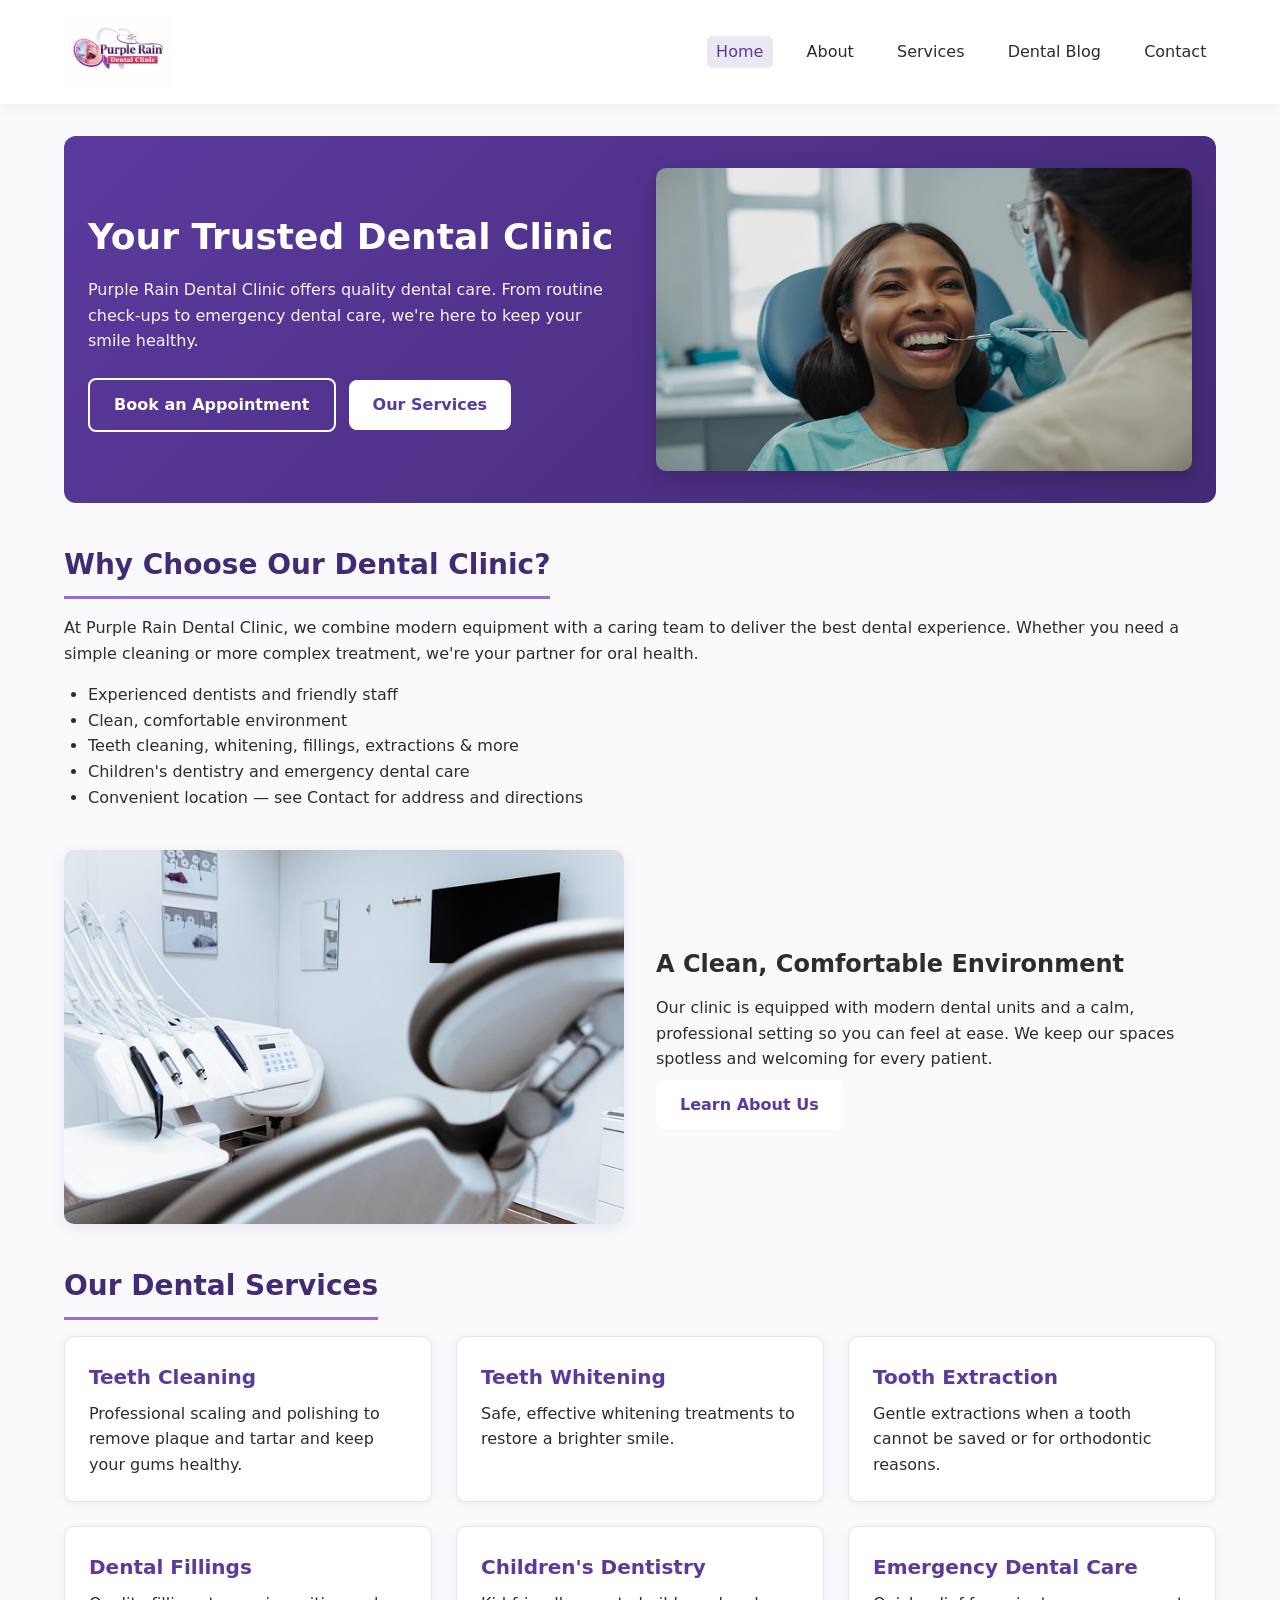
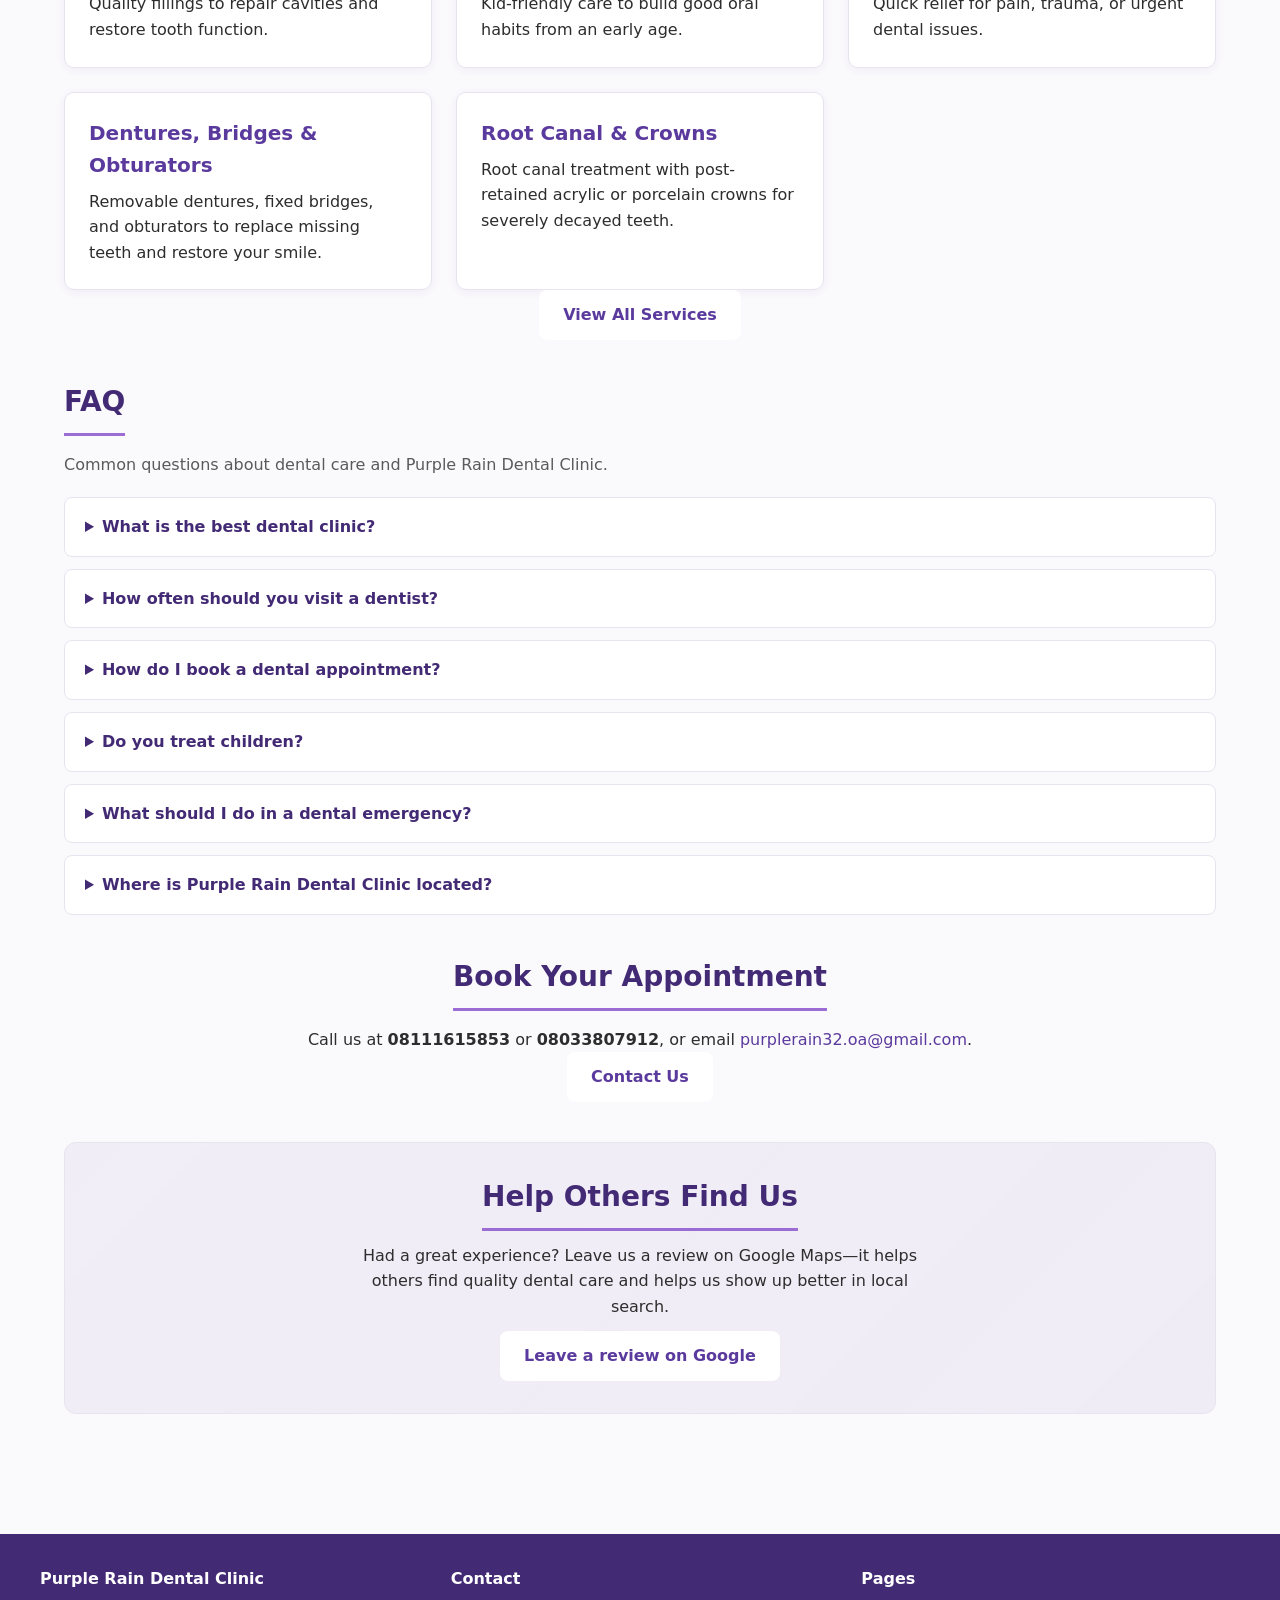
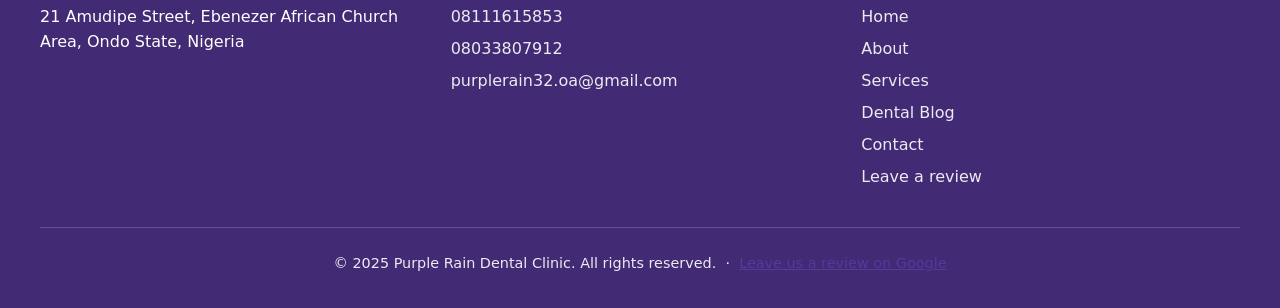
<file: index.html>
<!DOCTYPE html>
<html lang="en-NG">
<head>
  <meta charset="UTF-8">
  <meta name="viewport" content="width=device-width, initial-scale=1.0">
  <title>Dentist in Akure | Dental Clinic in Akure - Purple Rain Dental Clinic</title>
  <meta name="description" content="Purple Rain Dental Clinic is your trusted dentist in Akure. We offer teeth cleaning, whitening, fillings, extractions, children's dentistry & emergency dental care in Akure, Ondo State.">
  <meta name="keywords" content="dentist in Akure, dental clinic in Akure, dentist Akure, dental clinic Akure, teeth cleaning Akure, teeth whitening Akure, Purple Rain Dental">
  <meta name="geo.region" content="NG-ON">
  <meta name="geo.placename" content="Akure">
  <link rel="canonical" href="https://purpleraindental.com/">
  <link rel="stylesheet" href="css/style.css">
  <script type="application/ld+json">
  {
    "@context": "https://schema.org",
    "@type": "DentalClinic",
    "name": "Purple Rain Dental Clinic",
    "description": "Purple Rain Dental Clinic is a dental clinic in Akure, Ondo State, Nigeria. We provide teeth cleaning, teeth whitening, tooth extraction, dental fillings, root canal treatment, crowns, dentures, fixed bridges, obturators, children's dentistry, and emergency dental care.",
    "image": "https://purpleraindental.com/images/logo.png",
    "url": "https://purpleraindental.com",
    "telephone": ["+2348111615853", "+2348033807912"],
    "email": "purplerain32.oa@gmail.com",
    "address": {
      "@type": "PostalAddress",
      "streetAddress": "21 Amudipe Street, Ebenezer African Church Area",
      "addressLocality": "Akure",
      "addressRegion": "Ondo State",
      "addressCountry": "NG"
    },
    "geo": {
      "@type": "GeoCoordinates",
      "latitude": 7.2527,
      "longitude": 5.1933
    },
    "areaServed": {
      "@type": "City",
      "name": "Akure",
      "containedInPlace": {
        "@type": "State",
        "name": "Ondo State",
        "addressCountry": "NG"
      }
    },
    "openingHoursSpecification": [
      {"@type": "OpeningHoursSpecification", "dayOfWeek": ["Monday", "Tuesday", "Wednesday", "Thursday", "Friday"], "opens": "08:00", "closes": "18:00"},
      {"@type": "OpeningHoursSpecification", "dayOfWeek": "Saturday", "opens": "09:00", "closes": "14:00"}
    ],
    "priceRange": "$$",
    "hasOfferCatalog": {
      "@type": "OfferCatalog",
      "name": "Dental Services",
      "itemListElement": [
        {"@type": "Offer", "itemOffered": {"@type": "Service", "name": "Teeth Cleaning"}},
        {"@type": "Offer", "itemOffered": {"@type": "Service", "name": "Teeth Whitening"}},
        {"@type": "Offer", "itemOffered": {"@type": "Service", "name": "Tooth Extraction"}},
        {"@type": "Offer", "itemOffered": {"@type": "Service", "name": "Dental Fillings"}},
        {"@type": "Offer", "itemOffered": {"@type": "Service", "name": "Children's Dentistry"}},
        {"@type": "Offer", "itemOffered": {"@type": "Service", "name": "Emergency Dental Care"}},
        {"@type": "Offer", "itemOffered": {"@type": "Service", "name": "Removable Dentures"}},
        {"@type": "Offer", "itemOffered": {"@type": "Service", "name": "Fixed Bridges"}},
        {"@type": "Offer", "itemOffered": {"@type": "Service", "name": "Obturators"}},
        {"@type": "Offer", "itemOffered": {"@type": "Service", "name": "Root Canal Treatment"}},
        {"@type": "Offer", "itemOffered": {"@type": "Service", "name": "Dental Crowns"}}
      ]
    },
    "sameAs": []
  }
  </script>
  <script type="application/ld+json">
  {
    "@context": "https://schema.org",
    "@type": "FAQPage",
    "mainEntity": [
      {
        "@type": "Question",
        "name": "What is the best dental clinic in Akure?",
        "acceptedAnswer": {
          "@type": "Answer",
          "text": "Purple Rain Dental Clinic provides professional dental care including teeth cleaning, whitening, and emergency dental services in Akure."
        }
      },
      {
        "@type": "Question",
        "name": "How often should you visit a dentist?",
        "acceptedAnswer": {
          "@type": "Answer",
          "text": "Dentists recommend visiting every six months for checkups and professional cleaning."
        }
      },
      {
        "@type": "Question",
        "name": "How do I book a dental appointment in Akure?",
        "acceptedAnswer": {
          "@type": "Answer",
          "text": "You can contact Purple Rain Dental Clinic via phone (08111615853 or 08033807912) or email (purplerain32.oa@gmail.com) to schedule an appointment."
        }
      },
      {
        "@type": "Question",
        "name": "Do you treat children?",
        "acceptedAnswer": {
          "@type": "Answer",
          "text": "Yes. We offer children's dentistry and welcome young patients for check-ups, cleanings, and preventive care."
        }
      },
      {
        "@type": "Question",
        "name": "What should I do in a dental emergency?",
        "acceptedAnswer": {
          "@type": "Answer",
          "text": "Call Purple Rain Dental Clinic at 08111615853 or 08033807912. We provide emergency dental care for severe pain, broken teeth, or trauma."
        }
      },
      {
        "@type": "Question",
        "name": "Where is Purple Rain Dental Clinic located?",
        "acceptedAnswer": {
          "@type": "Answer",
          "text": "We are at 21 Amudipe Street, Ebenezer African Church Area, Akure, Ondo State, Nigeria."
        }
      }
    ]
  }
  </script>
</head>
<body>
  <header class="site-header">
    <div class="header-inner">
      <div class="logo"><a href="index.html"><img src="images/logo.png" alt="Purple Rain Dental Clinic"></a></div>
      <button class="nav-toggle" type="button" aria-label="Toggle menu">☰</button>
      <nav>
        <ul class="nav-menu">
          <li><a href="index.html" class="active">Home</a></li>
          <li><a href="about.html">About</a></li>
          <li><a href="services.html">Services</a></li>
          <li><a href="blog.html">Dental Blog</a></li>
          <li><a href="contact.html">Contact</a></li>
        </ul>
      </nav>
    </div>
  </header>

  <main>
    <section class="hero hero-with-image">
      <div class="hero-content">
        <h1>Your Trusted Dental Clinic</h1>
        <p>Purple Rain Dental Clinic offers quality dental care. From routine check-ups to emergency dental care, we're here to keep your smile healthy.</p>
        <div class="hero-buttons">
          <a href="contact.html" class="btn btn-outline">Book an Appointment</a>
          <a href="services.html" class="btn">Our Services</a>
        </div>
      </div>
      <div class="hero-image">
        <img src="images/hero-patient.png" alt="Dentist and patient at Purple Rain Dental Clinic - professional, caring dental care" width="640" height="427">
      </div>
    </section>

    <section class="section">
      <h2>Why Choose Our Dental Clinic?</h2>
      <p>At Purple Rain Dental Clinic, we combine modern equipment with a caring team to deliver the best dental experience. Whether you need a simple cleaning or more complex treatment, we're your partner for oral health.</p>
      <ul style="margin: 1rem 0 1rem 1.5rem;">
        <li>Experienced dentists and friendly staff</li>
        <li>Clean, comfortable environment</li>
        <li>Teeth cleaning, whitening, fillings, extractions & more</li>
        <li>Children's dentistry and emergency dental care</li>
        <li>Convenient location — see Contact for address and directions</li>
      </ul>
    </section>

    <section class="section-image-block">
      <div class="block-image">
        <img src="images/clinic-room.png" alt="Modern, clean dental examination room at Purple Rain Dental Clinic" width="640" height="427">
      </div>
      <div class="block-content">
        <h2>A Clean, Comfortable Environment</h2>
        <p>Our clinic is equipped with modern dental units and a calm, professional setting so you can feel at ease. We keep our spaces spotless and welcoming for every patient.</p>
        <a href="about.html" class="btn">Learn About Us</a>
      </div>
    </section>

    <section class="section">
      <h2>Our Dental Services</h2>
      <div class="services-grid">
        <div class="service-card">
          <h3>Teeth Cleaning</h3>
          <p>Professional scaling and polishing to remove plaque and tartar and keep your gums healthy.</p>
        </div>
        <div class="service-card">
          <h3>Teeth Whitening</h3>
          <p>Safe, effective whitening treatments to restore a brighter smile.</p>
        </div>
        <div class="service-card">
          <h3>Tooth Extraction</h3>
          <p>Gentle extractions when a tooth cannot be saved or for orthodontic reasons.</p>
        </div>
        <div class="service-card">
          <h3>Dental Fillings</h3>
          <p>Quality fillings to repair cavities and restore tooth function.</p>
        </div>
        <div class="service-card">
          <h3>Children's Dentistry</h3>
          <p>Kid-friendly care to build good oral habits from an early age.</p>
        </div>
        <div class="service-card">
          <h3>Emergency Dental Care</h3>
          <p>Quick relief for pain, trauma, or urgent dental issues.</p>
        </div>
        <div class="service-card">
          <h3>Dentures, Bridges & Obturators</h3>
          <p>Removable dentures, fixed bridges, and obturators to replace missing teeth and restore your smile.</p>
        </div>
        <div class="service-card">
          <h3>Root Canal & Crowns</h3>
          <p>Root canal treatment with post-retained acrylic or porcelain crowns for severely decayed teeth.</p>
        </div>
      </div>
      <p class="text-center mb-2"><a href="services.html" class="btn">View All Services</a></p>
    </section>

    <section class="section faq-section" id="faq" itemscope itemtype="https://schema.org/FAQPage">
      <h2>FAQ</h2>
      <p class="faq-intro">Common questions about dental care and Purple Rain Dental Clinic.</p>
      <ul class="faq-list">
        <li itemscope itemprop="mainEntity" itemtype="https://schema.org/Question">
          <details>
            <summary itemprop="name">What is the best dental clinic?</summary>
            <div class="answer" itemscope itemprop="acceptedAnswer" itemtype="https://schema.org/Answer"><span itemprop="text">Purple Rain Dental Clinic provides professional dental care including teeth cleaning, whitening, and emergency dental services.</span></div>
          </details>
        </li>
        <li itemscope itemprop="mainEntity" itemtype="https://schema.org/Question">
          <details>
            <summary itemprop="name">How often should you visit a dentist?</summary>
            <div class="answer" itemscope itemprop="acceptedAnswer" itemtype="https://schema.org/Answer"><span itemprop="text">Dentists recommend visiting every six months for checkups and professional cleaning.</span></div>
          </details>
        </li>
        <li itemscope itemprop="mainEntity" itemtype="https://schema.org/Question">
          <details>
            <summary itemprop="name">How do I book a dental appointment?</summary>
            <div class="answer" itemscope itemprop="acceptedAnswer" itemtype="https://schema.org/Answer"><span itemprop="text">You can contact Purple Rain Dental Clinic via phone (08111615853 or 08033807912) or email (purplerain32.oa@gmail.com) to schedule an appointment.</span></div>
          </details>
        </li>
        <li itemscope itemprop="mainEntity" itemtype="https://schema.org/Question">
          <details>
            <summary itemprop="name">Do you treat children?</summary>
            <div class="answer" itemscope itemprop="acceptedAnswer" itemtype="https://schema.org/Answer"><span itemprop="text">Yes. We offer children's dentistry and welcome young patients for check-ups, cleanings, and preventive care.</span></div>
          </details>
        </li>
        <li itemscope itemprop="mainEntity" itemtype="https://schema.org/Question">
          <details>
            <summary itemprop="name">What should I do in a dental emergency?</summary>
            <div class="answer" itemscope itemprop="acceptedAnswer" itemtype="https://schema.org/Answer"><span itemprop="text">Call us at 08111615853 or 08033807912. We provide emergency dental care for severe pain, broken teeth, or trauma.</span></div>
          </details>
        </li>
        <li itemscope itemprop="mainEntity" itemtype="https://schema.org/Question">
          <details>
            <summary itemprop="name">Where is Purple Rain Dental Clinic located?</summary>
            <div class="answer" itemscope itemprop="acceptedAnswer" itemtype="https://schema.org/Answer"><span itemprop="text">We are at 21 Amudipe Street, Ebenezer African Church Area (see our <a href="contact.html">Contact</a> page for full address and map).</span></div>
          </details>
        </li>
      </ul>
    </section>

    <section class="section text-center">
      <h2>Book Your Appointment</h2>
      <p>Call us at <strong>08111615853</strong> or <strong>08033807912</strong>, or email <a href="mailto:purplerain32.oa@gmail.com">purplerain32.oa@gmail.com</a>.</p>
      <a href="contact.html" class="btn">Contact Us</a>
    </section>

    <section class="section review-cta review-cta-compact text-center">
      <h2>Help Others Find Us</h2>
      <p>Had a great experience? Leave us a review on Google Maps—it helps others find quality dental care and helps us show up better in local search.</p>
      <a href="contact.html#review" class="btn">Leave a review on Google</a>
    </section>
  </main>

  <footer class="site-footer">
    <div class="footer-inner">
      <div>
        <h3>Purple Rain Dental Clinic</h3>
        <p>21 Amudipe Street, Ebenezer African Church Area, Ondo State, Nigeria</p>
      </div>
      <div>
        <h3>Contact</h3>
        <ul>
          <li><a href="tel:+2348111615853">08111615853</a></li>
          <li><a href="tel:+2348033807912">08033807912</a></li>
          <li><a href="mailto:purplerain32.oa@gmail.com">purplerain32.oa@gmail.com</a></li>
        </ul>
      </div>
      <div>
        <h3>Pages</h3>
        <ul>
          <li><a href="index.html">Home</a></li>
          <li><a href="about.html">About</a></li>
          <li><a href="services.html">Services</a></li>
          <li><a href="blog.html">Dental Blog</a></li>
          <li><a href="contact.html">Contact</a></li>
          <li><a href="contact.html#review">Leave a review</a></li>
        </ul>
      </div>
    </div>
    <div class="footer-bottom">
      &copy; 2025 Purple Rain Dental Clinic. All rights reserved. &nbsp;·&nbsp; <a href="contact.html#review">Leave us a review on Google</a>
    </div>
  </footer>
  <script src="js/main.js"></script>
</body>
</html>
</file>
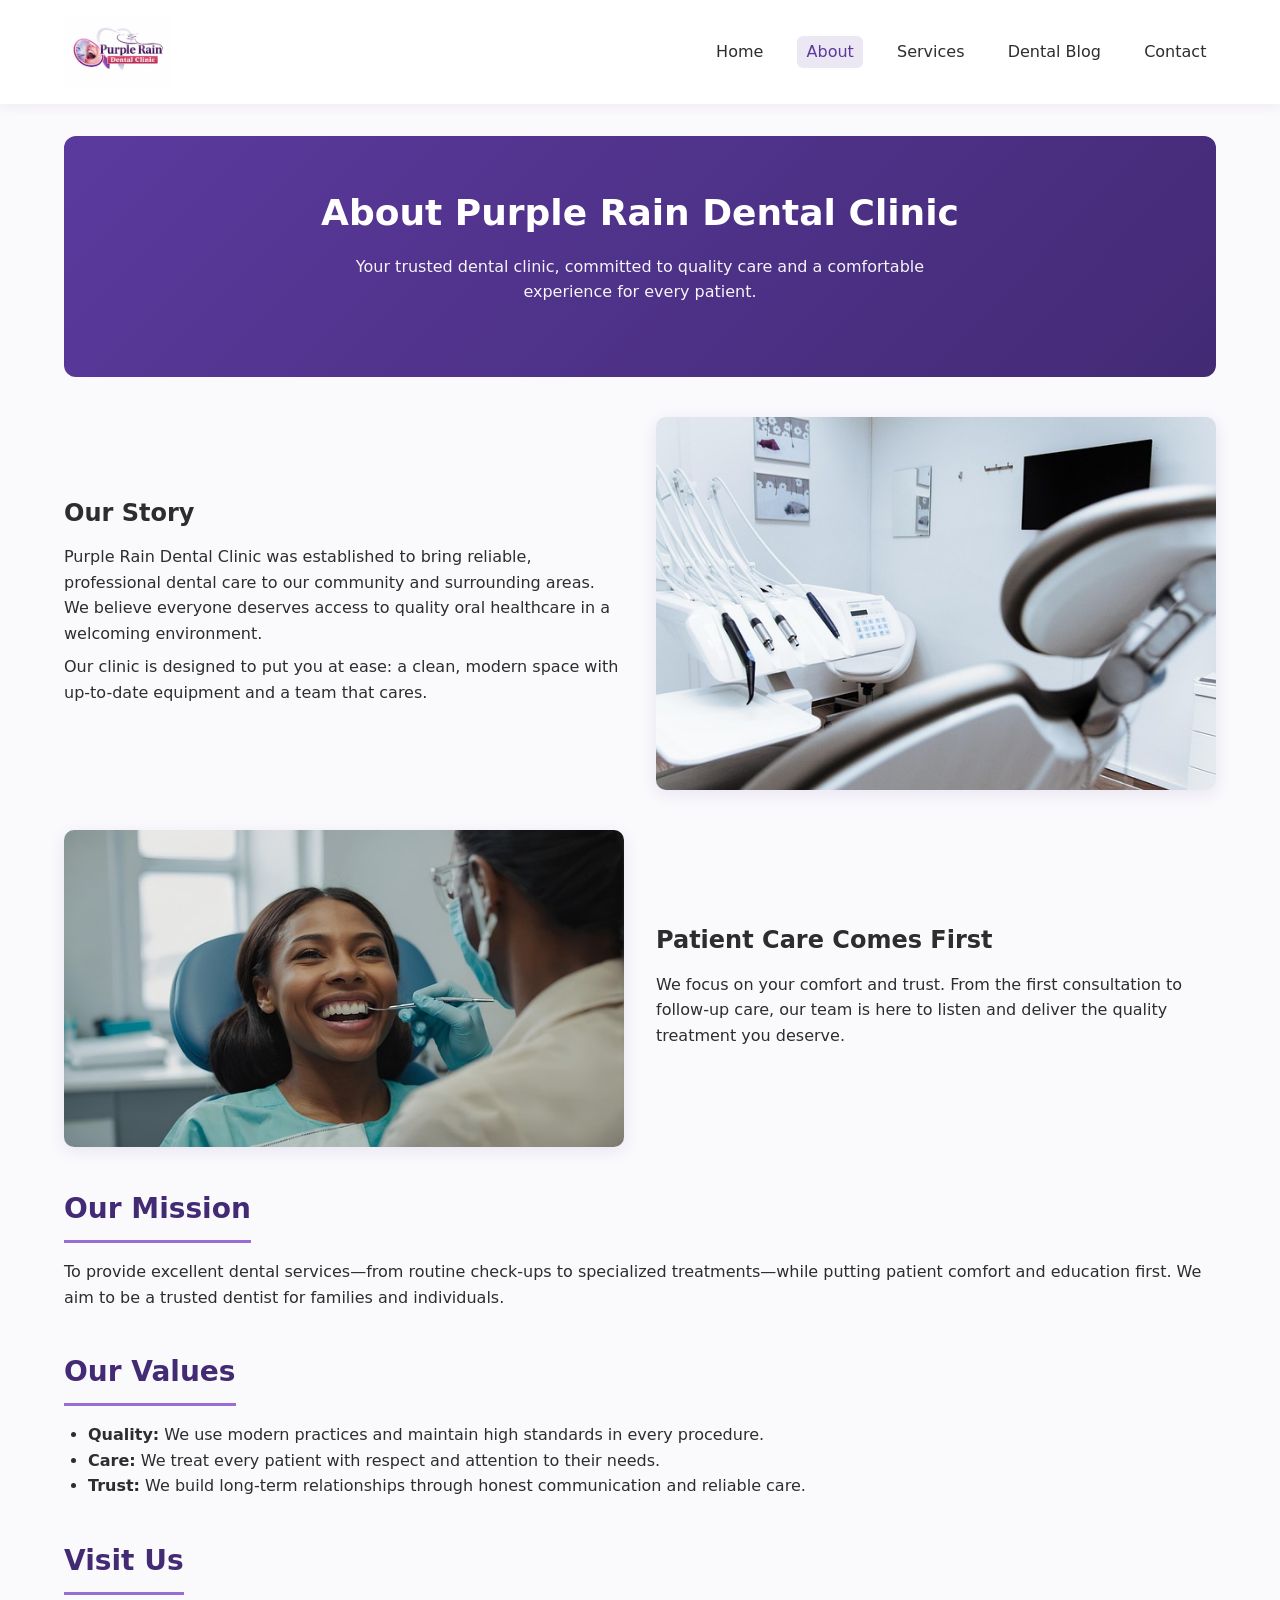
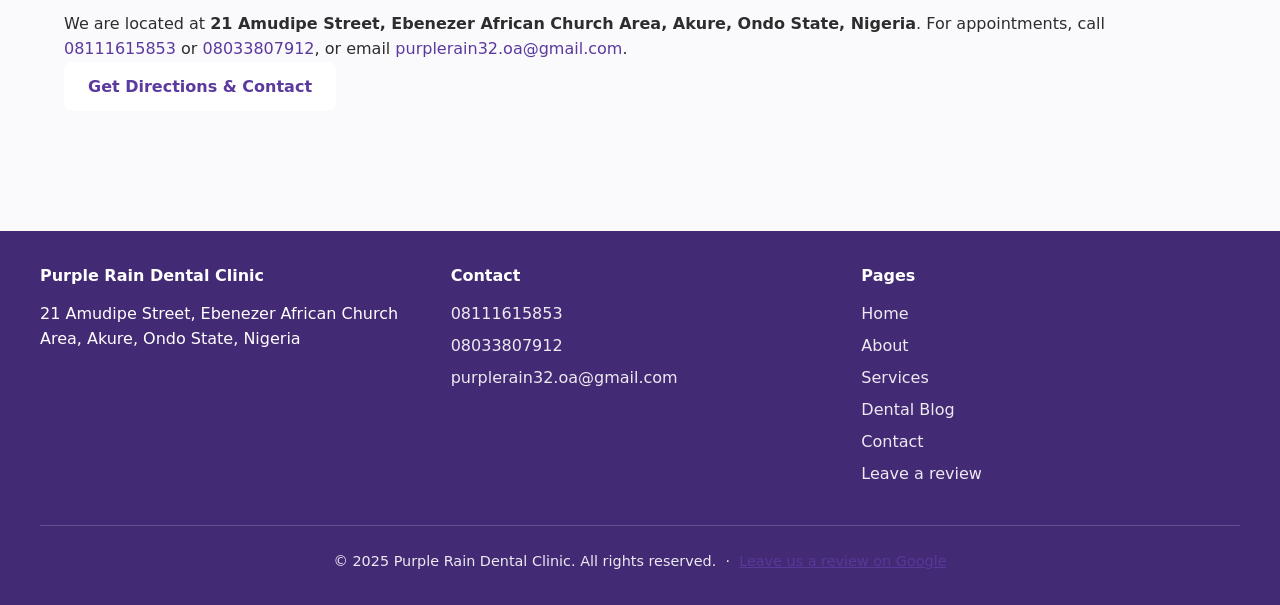
<file: about.html>
<!DOCTYPE html>
<html lang="en-NG">
<head>
  <meta charset="UTF-8">
  <meta name="viewport" content="width=device-width, initial-scale=1.0">
  <title>About Us | Purple Rain Dental Clinic - Dentist in Akure</title>
  <meta name="description" content="Learn about Purple Rain Dental Clinic in Akure. Our team is committed to providing quality dental care and a comfortable experience for every patient.">
  <meta name="keywords" content="about Purple Rain Dental, dentist in Akure, dental clinic Akure">
  <link rel="canonical" href="https://purpleraindental.com/about.html">
  <link rel="stylesheet" href="css/style.css">
  <script type="application/ld+json">
  {
    "@context": "https://schema.org",
    "@type": "DentalClinic",
    "name": "Purple Rain Dental Clinic",
    "description": "Purple Rain Dental Clinic is a dental clinic in Akure, Ondo State, Nigeria. We provide teeth cleaning, whitening, fillings, extractions, root canal treatment, crowns, dentures, bridges, obturators, children's dentistry, and emergency dental care.",
    "image": "https://purpleraindental.com/images/logo.png",
    "url": "https://purpleraindental.com",
    "telephone": ["+2348111615853", "+2348033807912"],
    "email": "purplerain32.oa@gmail.com",
    "address": {"@type": "PostalAddress", "streetAddress": "21 Amudipe Street, Ebenezer African Church Area", "addressLocality": "Akure", "addressRegion": "Ondo State", "addressCountry": "NG"},
    "geo": {"@type": "GeoCoordinates", "latitude": 7.2527, "longitude": 5.1933},
    "areaServed": {"@type": "City", "name": "Akure", "containedInPlace": {"@type": "State", "name": "Ondo State", "addressCountry": "NG"}},
    "openingHoursSpecification": [
      {"@type": "OpeningHoursSpecification", "dayOfWeek": ["Monday", "Tuesday", "Wednesday", "Thursday", "Friday"], "opens": "08:00", "closes": "18:00"},
      {"@type": "OpeningHoursSpecification", "dayOfWeek": "Saturday", "opens": "09:00", "closes": "14:00"}
    ],
    "priceRange": "$$",
    "hasOfferCatalog": {"@type": "OfferCatalog", "name": "Dental Services", "itemListElement": [
      {"@type": "Offer", "itemOffered": {"@type": "Service", "name": "Teeth Cleaning"}},
      {"@type": "Offer", "itemOffered": {"@type": "Service", "name": "Teeth Whitening"}},
      {"@type": "Offer", "itemOffered": {"@type": "Service", "name": "Tooth Extraction"}},
      {"@type": "Offer", "itemOffered": {"@type": "Service", "name": "Dental Fillings"}},
      {"@type": "Offer", "itemOffered": {"@type": "Service", "name": "Children's Dentistry"}},
      {"@type": "Offer", "itemOffered": {"@type": "Service", "name": "Emergency Dental Care"}},
      {"@type": "Offer", "itemOffered": {"@type": "Service", "name": "Removable Dentures"}},
      {"@type": "Offer", "itemOffered": {"@type": "Service", "name": "Fixed Bridges"}},
      {"@type": "Offer", "itemOffered": {"@type": "Service", "name": "Obturators"}},
      {"@type": "Offer", "itemOffered": {"@type": "Service", "name": "Root Canal Treatment"}},
      {"@type": "Offer", "itemOffered": {"@type": "Service", "name": "Dental Crowns"}}
    ]}
  }
  </script>
</head>
<body>
  <header class="site-header">
    <div class="header-inner">
      <div class="logo"><a href="index.html"><img src="images/logo.png" alt="Purple Rain Dental Clinic - Dentist in Akure"></a></div>
      <button class="nav-toggle" type="button" aria-label="Toggle menu">☰</button>
      <nav>
        <ul class="nav-menu">
          <li><a href="index.html">Home</a></li>
          <li><a href="about.html" class="active">About</a></li>
          <li><a href="services.html">Services</a></li>
          <li><a href="blog.html">Dental Blog</a></li>
          <li><a href="contact.html">Contact</a></li>
        </ul>
      </nav>
    </div>
  </header>

  <main>
    <section class="hero">
      <h1>About Purple Rain Dental Clinic</h1>
      <p>Your trusted dental clinic, committed to quality care and a comfortable experience for every patient.</p>
    </section>

    <section class="section-image-block align-reverse">
      <div class="block-image">
        <img src="images/clinic-room.png" alt="Our dental examination room - clean, modern, and well-equipped at Purple Rain Dental Clinic" width="640" height="427">
      </div>
      <div class="block-content">
        <h2>Our Story</h2>
        <p>Purple Rain Dental Clinic was established to bring reliable, professional dental care to our community and surrounding areas. We believe everyone deserves access to quality oral healthcare in a welcoming environment.</p>
        <p>Our clinic is designed to put you at ease: a clean, modern space with up-to-date equipment and a team that cares.</p>
      </div>
    </section>

    <section class="section-image-block">
      <div class="block-image">
        <img src="images/hero-patient.png" alt="Our team provides caring, professional dental care - patient and dentist at Purple Rain Dental Clinic" width="640" height="427">
      </div>
      <div class="block-content">
        <h2>Patient Care Comes First</h2>
        <p>We focus on your comfort and trust. From the first consultation to follow-up care, our team is here to listen and deliver the quality treatment you deserve.</p>
      </div>
    </section>

    <section class="section">
      <h2>Our Mission</h2>
      <p>To provide excellent dental services—from routine check-ups to specialized treatments—while putting patient comfort and education first. We aim to be a trusted dentist for families and individuals.</p>
    </section>

    <section class="section">
      <h2>Our Values</h2>
      <ul style="margin-left: 1.5rem;">
        <li><strong>Quality:</strong> We use modern practices and maintain high standards in every procedure.</li>
        <li><strong>Care:</strong> We treat every patient with respect and attention to their needs.</li>
        <li><strong>Trust:</strong> We build long-term relationships through honest communication and reliable care.</li>
      </ul>
    </section>

    <section class="section">
      <h2>Visit Us</h2>
      <p>We are located at <strong>21 Amudipe Street, Ebenezer African Church Area, Akure, Ondo State, Nigeria</strong>. For appointments, call <a href="tel:+2348111615853">08111615853</a> or <a href="tel:+2348033807912">08033807912</a>, or email <a href="mailto:purplerain32.oa@gmail.com">purplerain32.oa@gmail.com</a>.</p>
      <a href="contact.html" class="btn">Get Directions & Contact</a>
    </section>
  </main>

  <footer class="site-footer">
    <div class="footer-inner">
      <div>
        <h3>Purple Rain Dental Clinic</h3>
        <p>21 Amudipe Street, Ebenezer African Church Area, Akure, Ondo State, Nigeria</p>
      </div>
      <div>
        <h3>Contact</h3>
        <ul>
          <li><a href="tel:+2348111615853">08111615853</a></li>
          <li><a href="tel:+2348033807912">08033807912</a></li>
          <li><a href="mailto:purplerain32.oa@gmail.com">purplerain32.oa@gmail.com</a></li>
        </ul>
      </div>
      <div>
        <h3>Pages</h3>
        <ul>
          <li><a href="index.html">Home</a></li>
          <li><a href="about.html">About</a></li>
          <li><a href="services.html">Services</a></li>
          <li><a href="blog.html">Dental Blog</a></li>
          <li><a href="contact.html">Contact</a></li>
          <li><a href="contact.html#review">Leave a review</a></li>
        </ul>
      </div>
    </div>
    <div class="footer-bottom">
      &copy; 2025 Purple Rain Dental Clinic. All rights reserved. &nbsp;·&nbsp; <a href="contact.html#review">Leave us a review on Google</a>
    </div>
  </footer>
  <script src="js/main.js"></script>
</body>
</html>
</file>
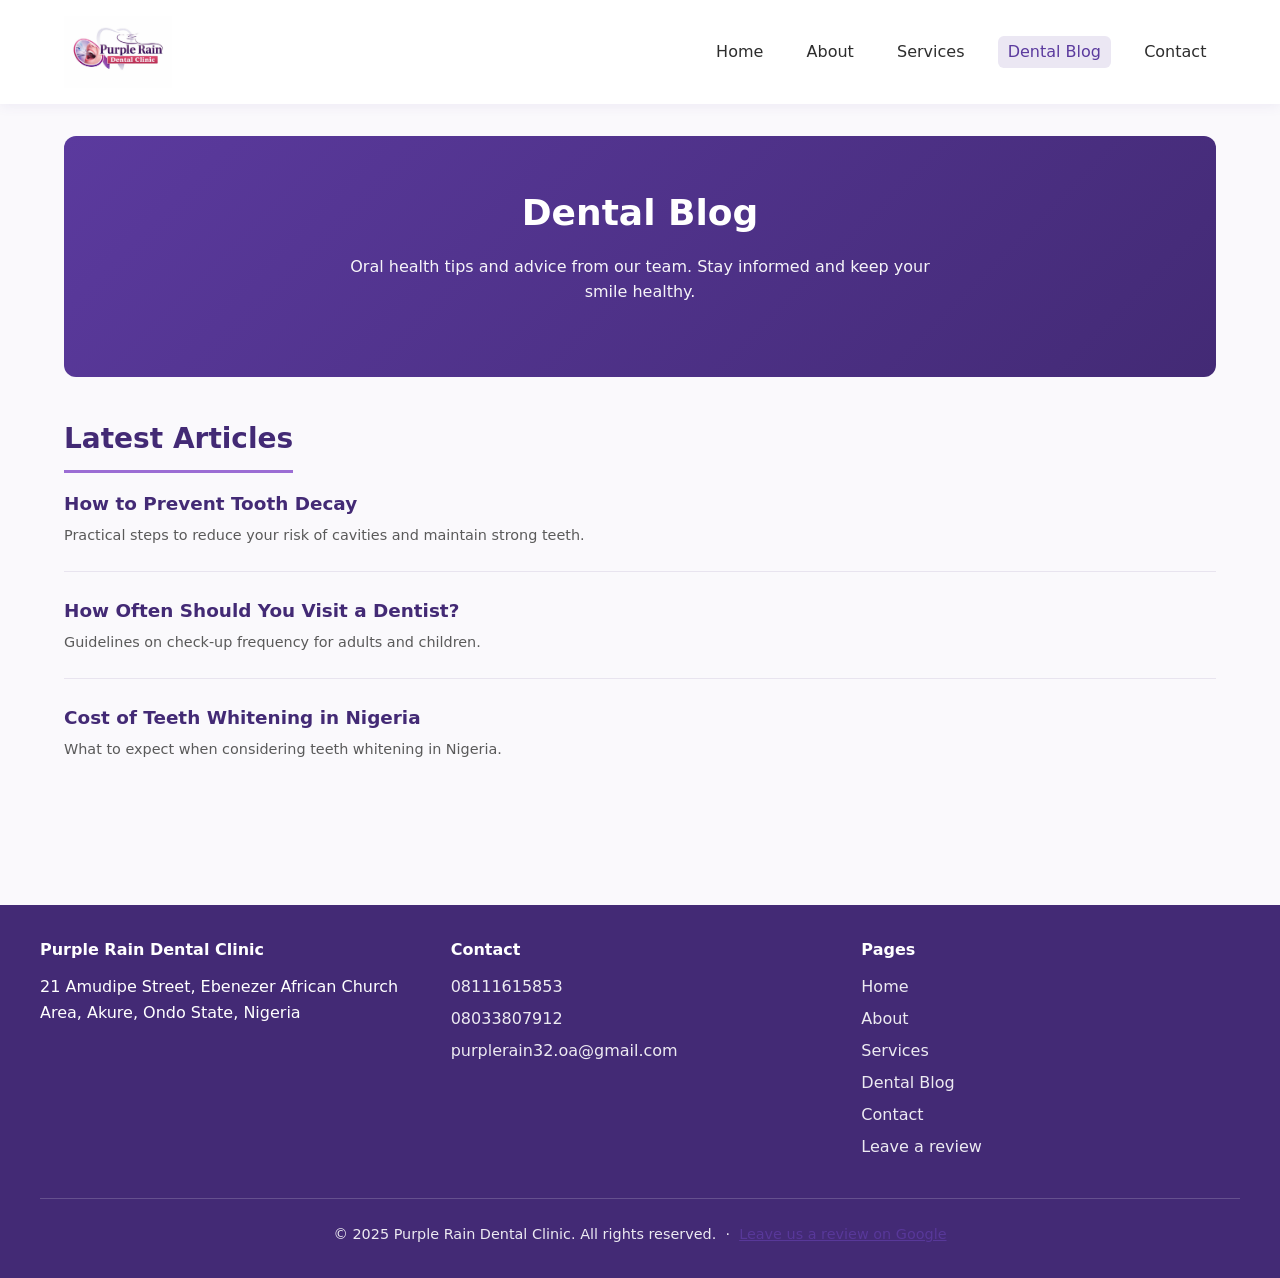
<file: blog.html>
<!DOCTYPE html>
<html lang="en-NG">
<head>
  <meta charset="UTF-8">
  <meta name="viewport" content="width=device-width, initial-scale=1.0">
  <title>Dental Blog | Oral Health Tips - Purple Rain Dental Clinic Akure</title>
  <meta name="description" content="Read dental health tips and advice from Purple Rain Dental Clinic in Akure. Topics include preventing tooth decay, how often to visit a dentist, and teeth whitening in Nigeria.">
  <meta name="keywords" content="dental blog Akure, oral health tips, tooth decay prevention, dentist visit, teeth whitening Nigeria">
  <link rel="canonical" href="https://purpleraindental.com/blog.html">
  <link rel="stylesheet" href="css/style.css">
</head>
<body>
  <header class="site-header">
    <div class="header-inner">
      <div class="logo"><a href="index.html"><img src="images/logo.png" alt="Purple Rain Dental Clinic - Dentist in Akure"></a></div>
      <button class="nav-toggle" type="button" aria-label="Toggle menu">☰</button>
      <nav>
        <ul class="nav-menu">
          <li><a href="index.html">Home</a></li>
          <li><a href="about.html">About</a></li>
          <li><a href="services.html">Services</a></li>
          <li><a href="blog.html" class="active">Dental Blog</a></li>
          <li><a href="contact.html">Contact</a></li>
        </ul>
      </nav>
    </div>
  </header>

  <main>
    <section class="hero">
      <h1>Dental Blog</h1>
      <p>Oral health tips and advice from our team. Stay informed and keep your smile healthy.</p>
    </section>

    <section class="section">
      <h2>Latest Articles</h2>
      <ul class="blog-list">
        <li>
          <a href="blog/how-to-prevent-tooth-decay.html">How to Prevent Tooth Decay</a>
          <div class="meta">Practical steps to reduce your risk of cavities and maintain strong teeth.</div>
        </li>
        <li>
          <a href="blog/how-often-visit-dentist.html">How Often Should You Visit a Dentist?</a>
          <div class="meta">Guidelines on check-up frequency for adults and children.</div>
        </li>
        <li>
          <a href="blog/cost-of-teeth-whitening-nigeria.html">Cost of Teeth Whitening in Nigeria</a>
          <div class="meta">What to expect when considering teeth whitening in Nigeria.</div>
        </li>
      </ul>
    </section>
  </main>

  <footer class="site-footer">
    <div class="footer-inner">
      <div>
        <h3>Purple Rain Dental Clinic</h3>
        <p>21 Amudipe Street, Ebenezer African Church Area, Akure, Ondo State, Nigeria</p>
      </div>
      <div>
        <h3>Contact</h3>
        <ul>
          <li><a href="tel:+2348111615853">08111615853</a></li>
          <li><a href="tel:+2348033807912">08033807912</a></li>
          <li><a href="mailto:purplerain32.oa@gmail.com">purplerain32.oa@gmail.com</a></li>
        </ul>
      </div>
      <div>
        <h3>Pages</h3>
        <ul>
          <li><a href="index.html">Home</a></li>
          <li><a href="about.html">About</a></li>
          <li><a href="services.html">Services</a></li>
          <li><a href="blog.html">Dental Blog</a></li>
          <li><a href="contact.html">Contact</a></li>
          <li><a href="contact.html#review">Leave a review</a></li>
        </ul>
      </div>
    </div>
    <div class="footer-bottom">
      &copy; 2025 Purple Rain Dental Clinic. All rights reserved. &nbsp;·&nbsp; <a href="contact.html#review">Leave us a review on Google</a>
    </div>
  </footer>
  <script src="js/main.js"></script>
</body>
</html>
</file>
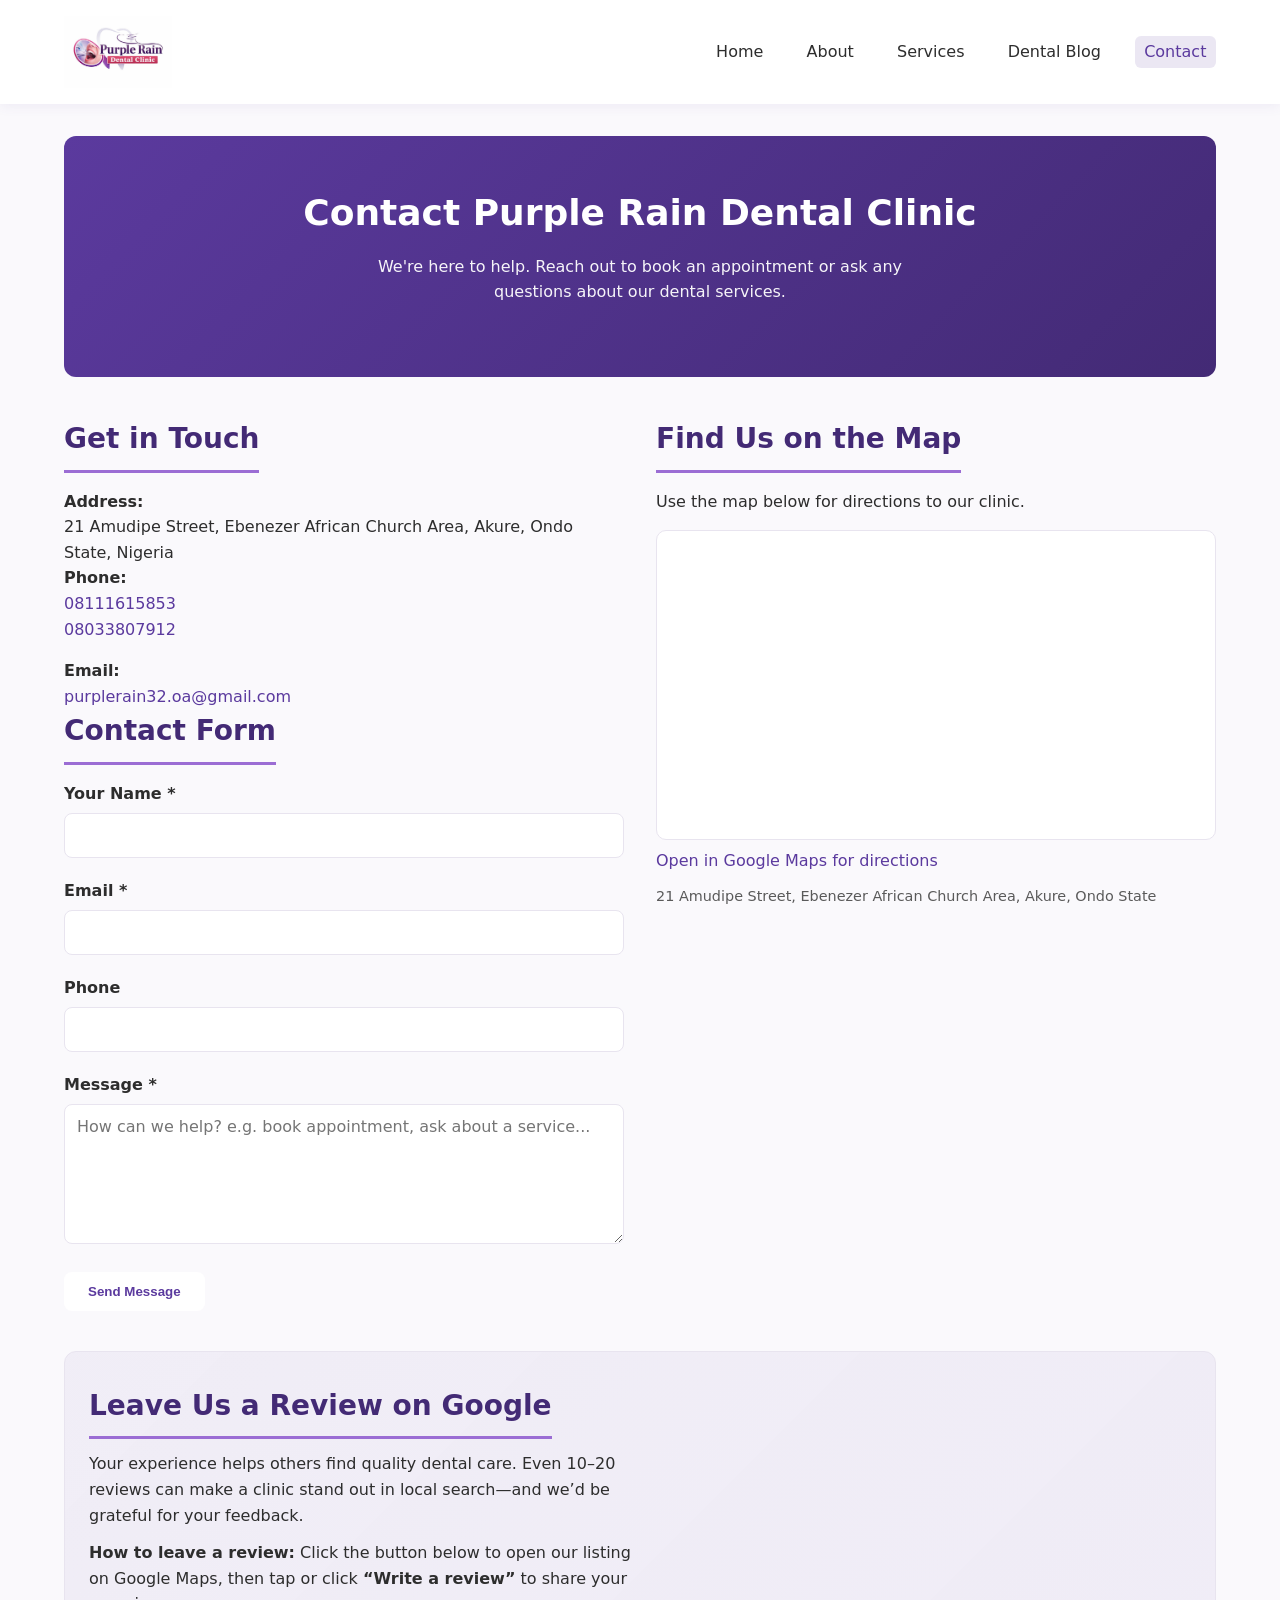
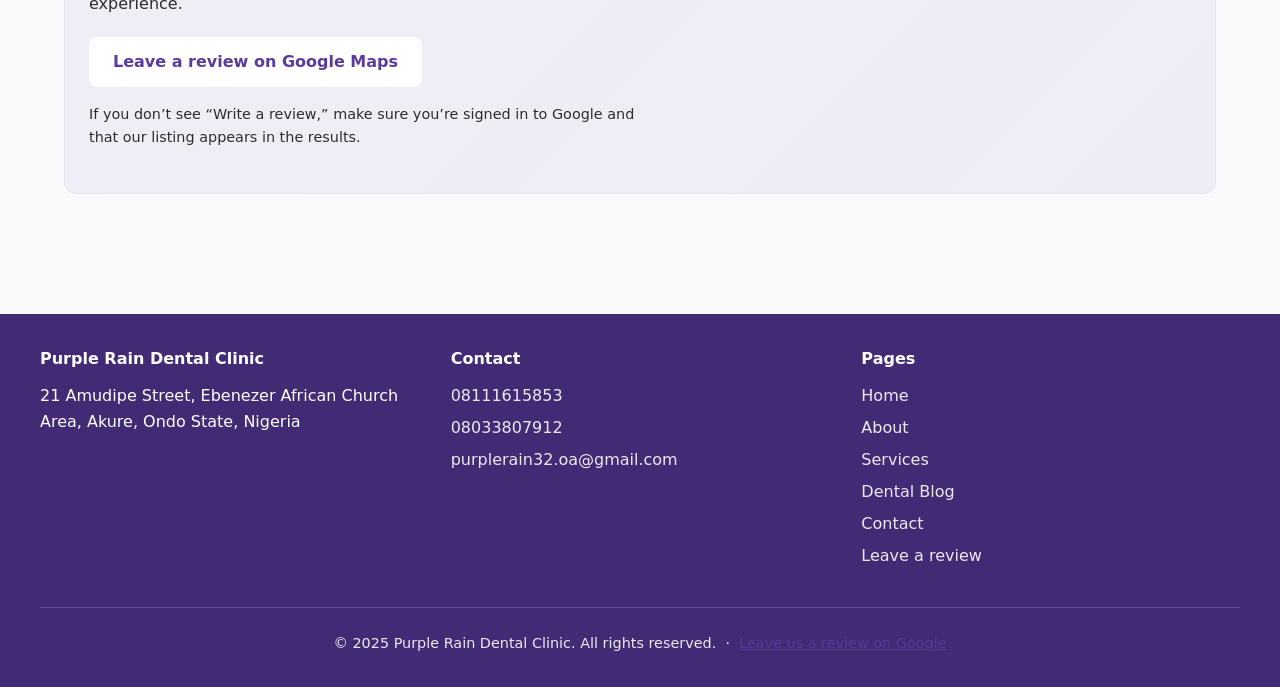
<file: contact.html>
<!DOCTYPE html>
<html lang="en-NG">
<head>
  <meta charset="UTF-8">
  <meta name="viewport" content="width=device-width, initial-scale=1.0">
  <title>Contact Us | Purple Rain Dental Clinic - Dentist in Akure</title>
  <meta name="description" content="Contact Purple Rain Dental Clinic in Akure. Address: 21 Amudipe Street, Ebenezer African Church Area. Call 08111615853 or 08033807912. Email purplerain32.oa@gmail.com">
  <meta name="keywords" content="contact Purple Rain Dental, dentist Akure, dental clinic Akure address, book dentist Akure">
  <link rel="canonical" href="https://purpleraindental.com/contact.html">
  <link rel="stylesheet" href="css/style.css">
  <script type="application/ld+json">
  {
    "@context": "https://schema.org",
    "@type": "DentalClinic",
    "name": "Purple Rain Dental Clinic",
    "description": "Purple Rain Dental Clinic is a dental clinic in Akure, Ondo State, Nigeria. We provide teeth cleaning, whitening, fillings, extractions, root canal treatment, crowns, dentures, bridges, obturators, children's dentistry, and emergency dental care.",
    "image": "https://purpleraindental.com/images/logo.png",
    "url": "https://purpleraindental.com",
    "telephone": ["+2348111615853", "+2348033807912"],
    "email": "purplerain32.oa@gmail.com",
    "address": {
      "@type": "PostalAddress",
      "streetAddress": "21 Amudipe Street, Ebenezer African Church Area",
      "addressLocality": "Akure",
      "addressRegion": "Ondo State",
      "addressCountry": "NG"
    },
    "geo": {
      "@type": "GeoCoordinates",
      "latitude": 7.2527,
      "longitude": 5.1933
    },
    "areaServed": {
      "@type": "City",
      "name": "Akure",
      "containedInPlace": {"@type": "State", "name": "Ondo State", "addressCountry": "NG"}
    },
    "openingHoursSpecification": [
      {"@type": "OpeningHoursSpecification", "dayOfWeek": ["Monday", "Tuesday", "Wednesday", "Thursday", "Friday"], "opens": "08:00", "closes": "18:00"},
      {"@type": "OpeningHoursSpecification", "dayOfWeek": "Saturday", "opens": "09:00", "closes": "14:00"}
    ],
    "priceRange": "$$",
    "hasOfferCatalog": {
      "@type": "OfferCatalog",
      "name": "Dental Services",
      "itemListElement": [
        {"@type": "Offer", "itemOffered": {"@type": "Service", "name": "Teeth Cleaning"}},
        {"@type": "Offer", "itemOffered": {"@type": "Service", "name": "Teeth Whitening"}},
        {"@type": "Offer", "itemOffered": {"@type": "Service", "name": "Tooth Extraction"}},
        {"@type": "Offer", "itemOffered": {"@type": "Service", "name": "Dental Fillings"}},
        {"@type": "Offer", "itemOffered": {"@type": "Service", "name": "Children's Dentistry"}},
        {"@type": "Offer", "itemOffered": {"@type": "Service", "name": "Emergency Dental Care"}},
        {"@type": "Offer", "itemOffered": {"@type": "Service", "name": "Removable Dentures"}},
        {"@type": "Offer", "itemOffered": {"@type": "Service", "name": "Fixed Bridges"}},
        {"@type": "Offer", "itemOffered": {"@type": "Service", "name": "Obturators"}},
        {"@type": "Offer", "itemOffered": {"@type": "Service", "name": "Root Canal Treatment"}},
        {"@type": "Offer", "itemOffered": {"@type": "Service", "name": "Dental Crowns"}}
      ]
    }
  }
  </script>
</head>
<body>
  <header class="site-header">
    <div class="header-inner">
      <div class="logo"><a href="index.html"><img src="images/logo.png" alt="Purple Rain Dental Clinic - Dentist in Akure"></a></div>
      <button class="nav-toggle" type="button" aria-label="Toggle menu">☰</button>
      <nav>
        <ul class="nav-menu">
          <li><a href="index.html">Home</a></li>
          <li><a href="about.html">About</a></li>
          <li><a href="services.html">Services</a></li>
          <li><a href="blog.html">Dental Blog</a></li>
          <li><a href="contact.html" class="active">Contact</a></li>
        </ul>
      </nav>
    </div>
  </header>

  <main>
    <section class="hero">
      <h1>Contact Purple Rain Dental Clinic</h1>
      <p>We're here to help. Reach out to book an appointment or ask any questions about our dental services.</p>
    </section>

    <div class="contact-grid section">
      <div>
        <h2>Get in Touch</h2>
        <p><strong>Address:</strong><br>21 Amudipe Street, Ebenezer African Church Area, Akure, Ondo State, Nigeria</p>
        <p class="mb-1"><strong>Phone:</strong><br><a href="tel:+2348111615853">08111615853</a><br><a href="tel:+2348033807912">08033807912</a></p>
        <p><strong>Email:</strong><br><a href="mailto:purplerain32.oa@gmail.com">purplerain32.oa@gmail.com</a></p>

        <h2 class="mb-1">Contact Form</h2>
        <form class="contact-form" action="#" method="post">
          <div class="form-group">
            <label for="name">Your Name *</label>
            <input type="text" id="name" name="name" required>
          </div>
          <div class="form-group">
            <label for="email">Email *</label>
            <input type="email" id="email" name="email" required>
          </div>
          <div class="form-group">
            <label for="phone">Phone</label>
            <input type="tel" id="phone" name="phone">
          </div>
          <div class="form-group">
            <label for="message">Message *</label>
            <textarea id="message" name="message" required placeholder="How can we help? e.g. book appointment, ask about a service..."></textarea>
          </div>
          <button type="submit" class="btn">Send Message</button>
        </form>
      </div>
      <div>
        <h2>Find Us on the Map</h2>
        <p class="mb-1">Use the map below for directions to our clinic.</p>
        <div class="map-wrap">
          <iframe src="https://www.google.com/maps/embed?pb=!1m18!1m12!1m3!1d3956.36!2d5.1933!3d7.2527!2m3!1f0!2f0!3f0!3m2!1i1024!2i768!4f13.1!3m3!1m2!1s0x104e739f167d7e1f%3A0x3b3e3e3e3e3e3e3e!2sAkure%2C%20Ondo%2C%20Nigeria!5e0!3m2!1sen!2sng!4v1709654400000" allowfullscreen="" loading="lazy" referrerpolicy="no-referrer-when-downgrade" title="Purple Rain Dental Clinic location in Akure"></iframe>
        </div>
        <p style="margin-top: 0.5rem;"><a href="https://www.google.com/maps/search/21+Amudipe+Street+Ebenezer+African+Church+Area+Akure+Nigeria" target="_blank" rel="noopener">Open in Google Maps for directions</a></p>
        <p style="margin-top: 0.75rem; font-size: 0.9rem; color: var(--text-muted);">21 Amudipe Street, Ebenezer African Church Area, Akure, Ondo State</p>
      </div>
    </div>

    <!-- Once you have a Google Business Profile, get your Place ID and use a direct review link: https://search.google.com/local/writereview?placeid=YOUR_PLACE_ID -->
    <section class="section review-cta" id="review">
      <h2>Leave Us a Review on Google</h2>
      <p>Your experience helps others find quality dental care. Even 10–20 reviews can make a clinic stand out in local search—and we’d be grateful for your feedback.</p>
      <p><strong>How to leave a review:</strong> Click the button below to open our listing on Google Maps, then tap or click <strong>“Write a review”</strong> to share your experience.</p>
      <a href="https://www.google.com/maps/search/Purple+Rain+Dental+Clinic+21+Amudipe+Street+Akure+Nigeria" target="_blank" rel="noopener" class="btn btn-review">Leave a review on Google Maps</a>
      <p class="review-note">If you don’t see “Write a review,” make sure you’re signed in to Google and that our listing appears in the results.</p>
    </section>
  </main>

  <footer class="site-footer">
    <div class="footer-inner">
      <div>
        <h3>Purple Rain Dental Clinic</h3>
        <p>21 Amudipe Street, Ebenezer African Church Area, Akure, Ondo State, Nigeria</p>
      </div>
      <div>
        <h3>Contact</h3>
        <ul>
          <li><a href="tel:+2348111615853">08111615853</a></li>
          <li><a href="tel:+2348033807912">08033807912</a></li>
          <li><a href="mailto:purplerain32.oa@gmail.com">purplerain32.oa@gmail.com</a></li>
        </ul>
      </div>
      <div>
        <h3>Pages</h3>
        <ul>
          <li><a href="index.html">Home</a></li>
          <li><a href="about.html">About</a></li>
          <li><a href="services.html">Services</a></li>
          <li><a href="blog.html">Dental Blog</a></li>
          <li><a href="contact.html">Contact</a></li>
          <li><a href="contact.html#review">Leave a review</a></li>
        </ul>
      </div>
    </div>
    <div class="footer-bottom">
      &copy; 2025 Purple Rain Dental Clinic. All rights reserved. &nbsp;·&nbsp; <a href="contact.html#review">Leave us a review on Google</a>
    </div>
  </footer>
  <script src="js/main.js"></script>
</body>
</html>
</file>
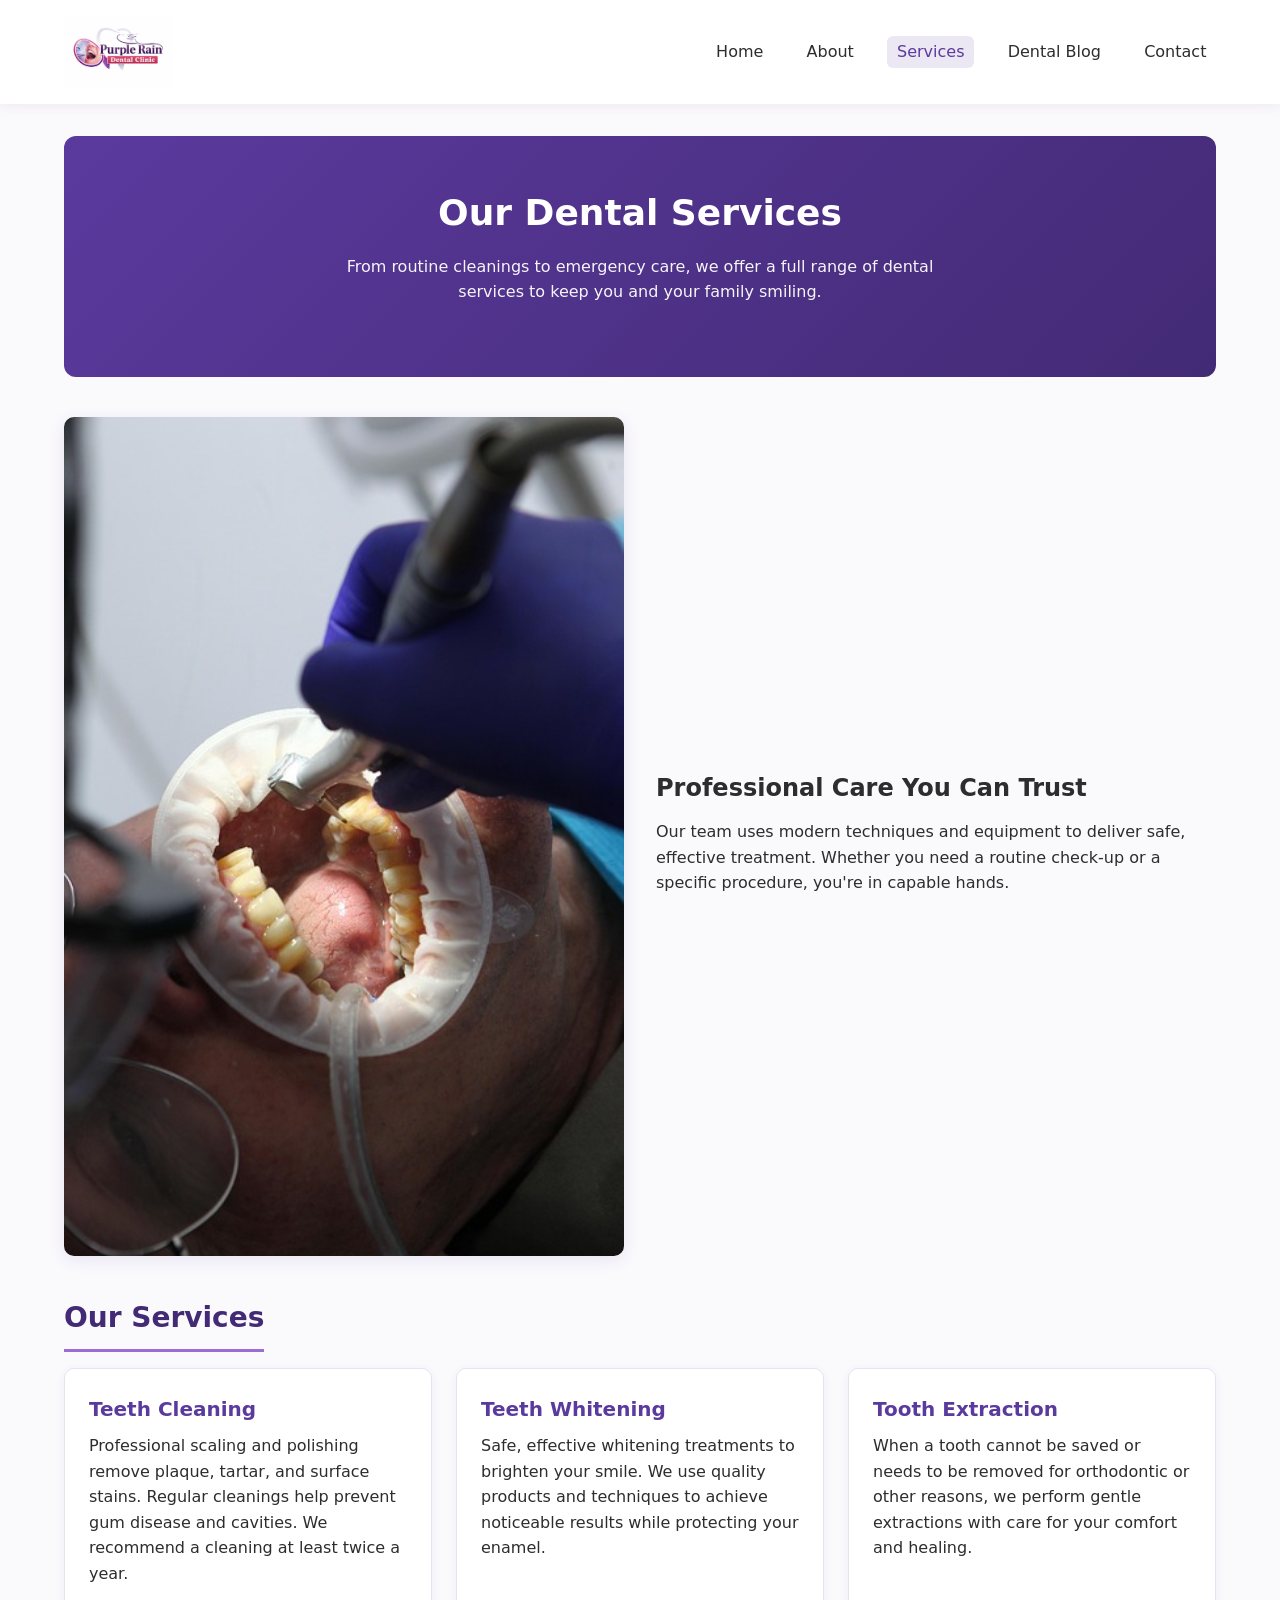
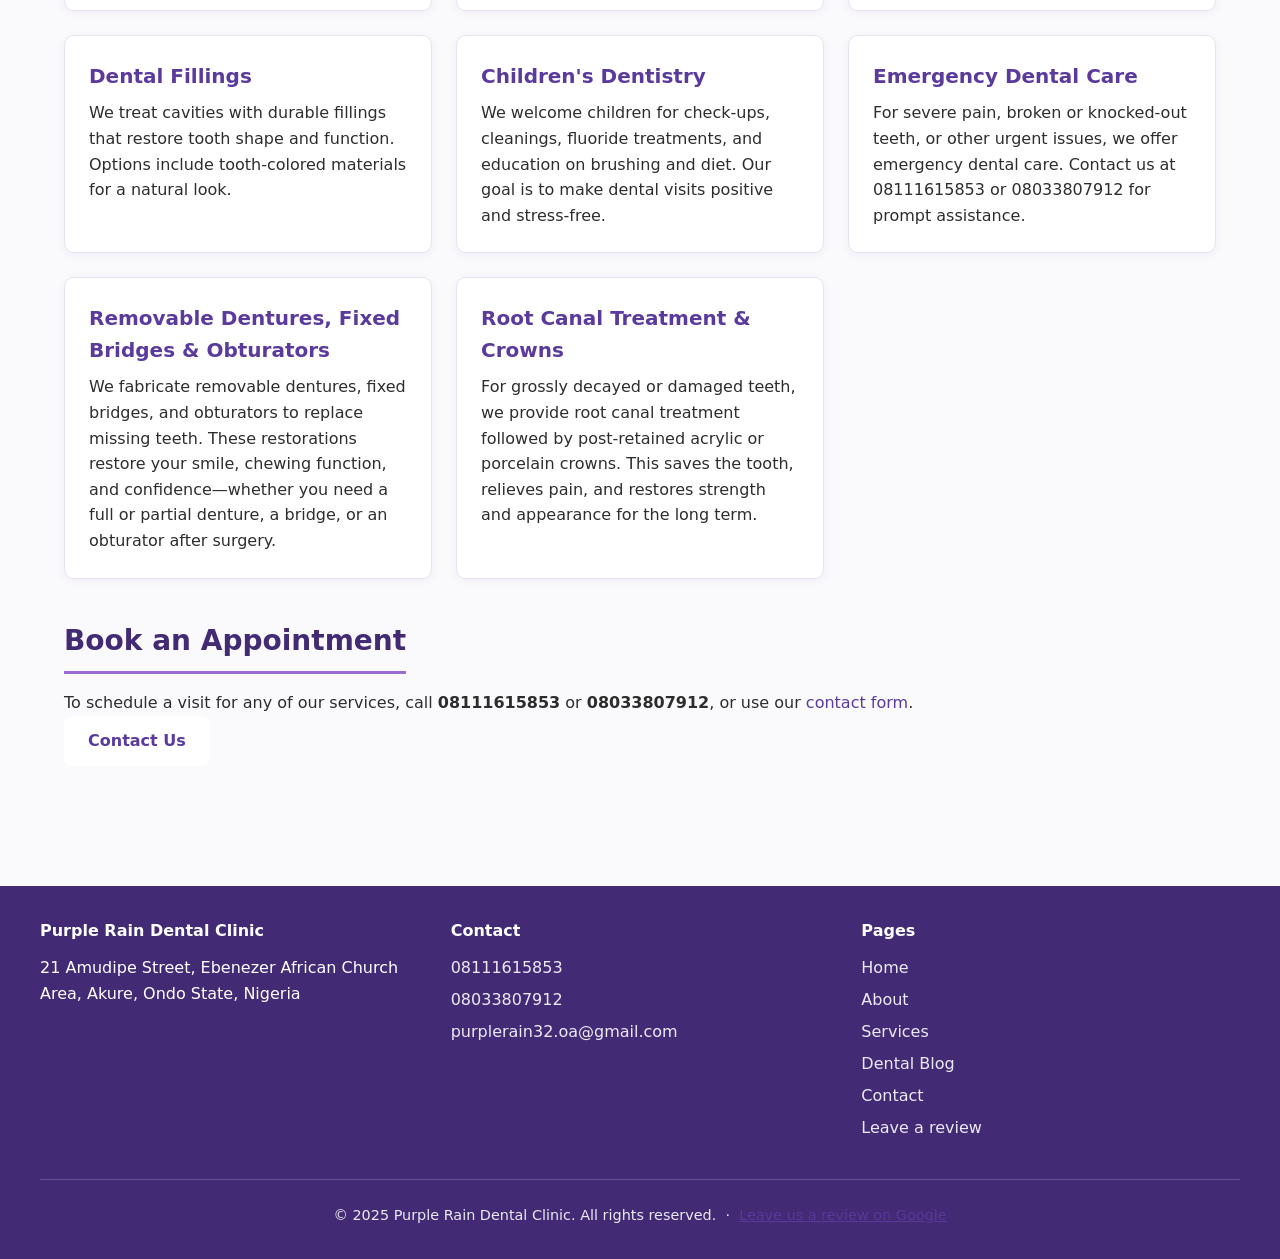
<file: services.html>
<!DOCTYPE html>
<html lang="en-NG">
<head>
  <meta charset="UTF-8">
  <meta name="viewport" content="width=device-width, initial-scale=1.0">
  <title>Dental Services in Akure | Teeth Cleaning, Whitening & More - Purple Rain Dental</title>
  <meta name="description" content="Purple Rain Dental Clinic offers teeth cleaning, whitening, fillings, extractions, dentures, bridges, obturators, root canal treatment, crowns, children's dentistry and emergency dental care in Akure.">
  <meta name="keywords" content="dental services Akure, teeth cleaning Akure, teeth whitening Akure, dentures Akure, root canal Akure, dental crowns Akure, dental bridge Akure, emergency dentist Akure">
  <link rel="canonical" href="https://purpleraindental.com/services.html">
  <link rel="stylesheet" href="css/style.css">
  <script type="application/ld+json">
  {
    "@context": "https://schema.org",
    "@type": "DentalClinic",
    "name": "Purple Rain Dental Clinic",
    "description": "Purple Rain Dental Clinic is a dental clinic in Akure, Ondo State, Nigeria. We provide teeth cleaning, whitening, fillings, extractions, root canal treatment, crowns, dentures, bridges, obturators, children's dentistry, and emergency dental care.",
    "image": "https://purpleraindental.com/images/logo.png",
    "url": "https://purpleraindental.com",
    "telephone": ["+2348111615853", "+2348033807912"],
    "email": "purplerain32.oa@gmail.com",
    "address": {"@type": "PostalAddress", "streetAddress": "21 Amudipe Street, Ebenezer African Church Area", "addressLocality": "Akure", "addressRegion": "Ondo State", "addressCountry": "NG"},
    "geo": {"@type": "GeoCoordinates", "latitude": 7.2527, "longitude": 5.1933},
    "areaServed": {"@type": "City", "name": "Akure", "containedInPlace": {"@type": "State", "name": "Ondo State", "addressCountry": "NG"}},
    "openingHoursSpecification": [
      {"@type": "OpeningHoursSpecification", "dayOfWeek": ["Monday", "Tuesday", "Wednesday", "Thursday", "Friday"], "opens": "08:00", "closes": "18:00"},
      {"@type": "OpeningHoursSpecification", "dayOfWeek": "Saturday", "opens": "09:00", "closes": "14:00"}
    ],
    "priceRange": "$$",
    "hasOfferCatalog": {"@type": "OfferCatalog", "name": "Dental Services", "itemListElement": [
      {"@type": "Offer", "itemOffered": {"@type": "Service", "name": "Teeth Cleaning"}},
      {"@type": "Offer", "itemOffered": {"@type": "Service", "name": "Teeth Whitening"}},
      {"@type": "Offer", "itemOffered": {"@type": "Service", "name": "Tooth Extraction"}},
      {"@type": "Offer", "itemOffered": {"@type": "Service", "name": "Dental Fillings"}},
      {"@type": "Offer", "itemOffered": {"@type": "Service", "name": "Children's Dentistry"}},
      {"@type": "Offer", "itemOffered": {"@type": "Service", "name": "Emergency Dental Care"}},
      {"@type": "Offer", "itemOffered": {"@type": "Service", "name": "Removable Dentures"}},
      {"@type": "Offer", "itemOffered": {"@type": "Service", "name": "Fixed Bridges"}},
      {"@type": "Offer", "itemOffered": {"@type": "Service", "name": "Obturators"}},
      {"@type": "Offer", "itemOffered": {"@type": "Service", "name": "Root Canal Treatment"}},
      {"@type": "Offer", "itemOffered": {"@type": "Service", "name": "Dental Crowns"}}
    ]}
  }
  </script>
</head>
<body>
  <header class="site-header">
    <div class="header-inner">
      <div class="logo"><a href="index.html"><img src="images/logo.png" alt="Purple Rain Dental Clinic - Dentist in Akure"></a></div>
      <button class="nav-toggle" type="button" aria-label="Toggle menu">☰</button>
      <nav>
        <ul class="nav-menu">
          <li><a href="index.html">Home</a></li>
          <li><a href="about.html">About</a></li>
          <li><a href="services.html" class="active">Services</a></li>
          <li><a href="blog.html">Dental Blog</a></li>
          <li><a href="contact.html">Contact</a></li>
        </ul>
      </nav>
    </div>
  </header>

  <main>
    <section class="hero">
      <h1>Our Dental Services</h1>
      <p>From routine cleanings to emergency care, we offer a full range of dental services to keep you and your family smiling.</p>
    </section>

    <section class="section-image-block">
      <div class="block-image">
        <img src="images/dental-care.png" alt="Professional dental care at Purple Rain Dental Clinic - skilled treatment in a clinical setting" width="640" height="427">
      </div>
      <div class="block-content">
        <h2>Professional Care You Can Trust</h2>
        <p>Our team uses modern techniques and equipment to deliver safe, effective treatment. Whether you need a routine check-up or a specific procedure, you're in capable hands.</p>
      </div>
    </section>

    <section class="section">
      <h2>Our Services</h2>
      <div class="services-grid">
        <div class="service-card">
          <h3>Teeth Cleaning</h3>
          <p>Professional scaling and polishing remove plaque, tartar, and surface stains. Regular cleanings help prevent gum disease and cavities. We recommend a cleaning at least twice a year.</p>
        </div>
        <div class="service-card">
          <h3>Teeth Whitening</h3>
          <p>Safe, effective whitening treatments to brighten your smile. We use quality products and techniques to achieve noticeable results while protecting your enamel.</p>
        </div>
        <div class="service-card">
          <h3>Tooth Extraction</h3>
          <p>When a tooth cannot be saved or needs to be removed for orthodontic or other reasons, we perform gentle extractions with care for your comfort and healing.</p>
        </div>
        <div class="service-card">
          <h3>Dental Fillings</h3>
          <p>We treat cavities with durable fillings that restore tooth shape and function. Options include tooth-colored materials for a natural look.</p>
        </div>
        <div class="service-card">
          <h3>Children's Dentistry</h3>
          <p>We welcome children for check-ups, cleanings, fluoride treatments, and education on brushing and diet. Our goal is to make dental visits positive and stress-free.</p>
        </div>
        <div class="service-card">
          <h3>Emergency Dental Care</h3>
          <p>For severe pain, broken or knocked-out teeth, or other urgent issues, we offer emergency dental care. Contact us at 08111615853 or 08033807912 for prompt assistance.</p>
        </div>
        <div class="service-card">
          <h3>Removable Dentures, Fixed Bridges & Obturators</h3>
          <p>We fabricate removable dentures, fixed bridges, and obturators to replace missing teeth. These restorations restore your smile, chewing function, and confidence—whether you need a full or partial denture, a bridge, or an obturator after surgery.</p>
        </div>
        <div class="service-card">
          <h3>Root Canal Treatment & Crowns</h3>
          <p>For grossly decayed or damaged teeth, we provide root canal treatment followed by post-retained acrylic or porcelain crowns. This saves the tooth, relieves pain, and restores strength and appearance for the long term.</p>
        </div>
      </div>
    </section>

    <section class="section">
      <h2>Book an Appointment</h2>
      <p>To schedule a visit for any of our services, call <strong>08111615853</strong> or <strong>08033807912</strong>, or use our <a href="contact.html">contact form</a>.</p>
      <a href="contact.html" class="btn">Contact Us</a>
    </section>
  </main>

  <footer class="site-footer">
    <div class="footer-inner">
      <div>
        <h3>Purple Rain Dental Clinic</h3>
        <p>21 Amudipe Street, Ebenezer African Church Area, Akure, Ondo State, Nigeria</p>
      </div>
      <div>
        <h3>Contact</h3>
        <ul>
          <li><a href="tel:+2348111615853">08111615853</a></li>
          <li><a href="tel:+2348033807912">08033807912</a></li>
          <li><a href="mailto:purplerain32.oa@gmail.com">purplerain32.oa@gmail.com</a></li>
        </ul>
      </div>
      <div>
        <h3>Pages</h3>
        <ul>
          <li><a href="index.html">Home</a></li>
          <li><a href="about.html">About</a></li>
          <li><a href="services.html">Services</a></li>
          <li><a href="blog.html">Dental Blog</a></li>
          <li><a href="contact.html">Contact</a></li>
          <li><a href="contact.html#review">Leave a review</a></li>
        </ul>
      </div>
    </div>
    <div class="footer-bottom">
      &copy; 2025 Purple Rain Dental Clinic. All rights reserved. &nbsp;·&nbsp; <a href="contact.html#review">Leave us a review on Google</a>
    </div>
  </footer>
  <script src="js/main.js"></script>
</body>
</html>
</file>
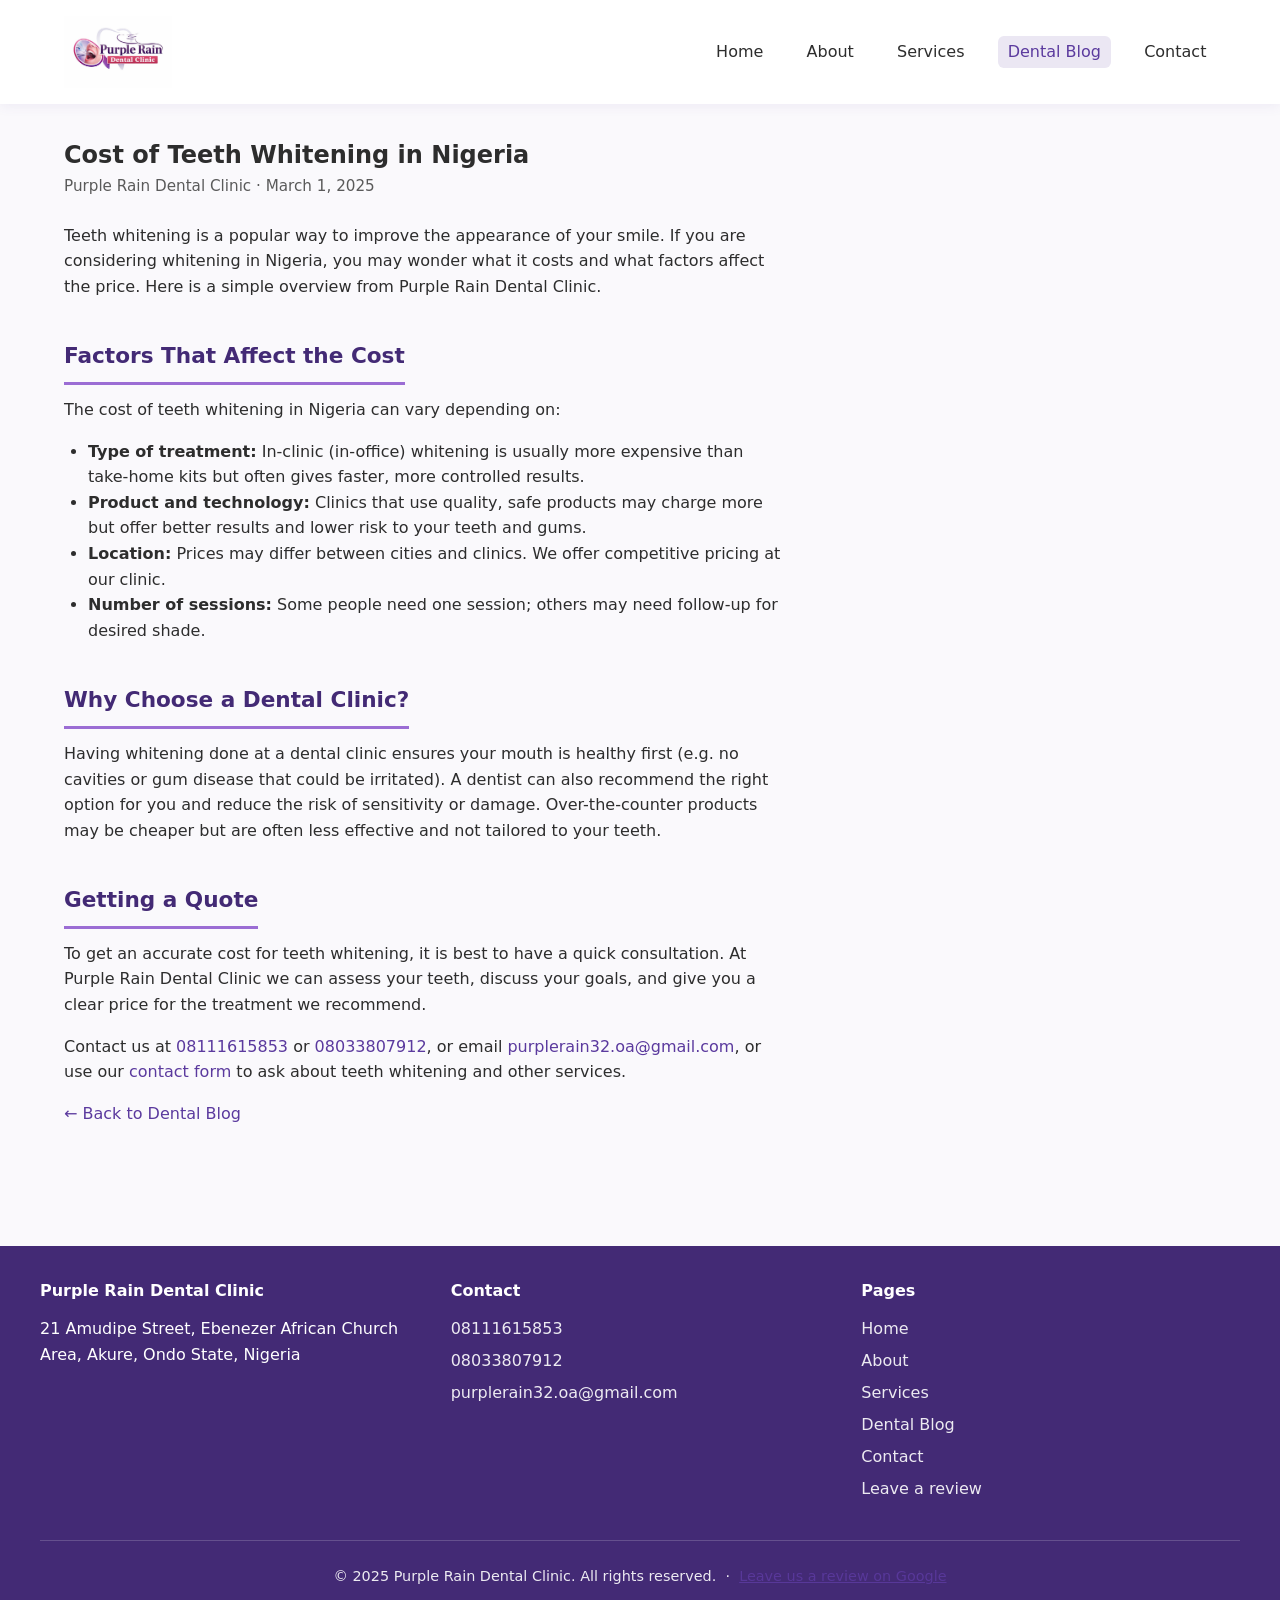
<file: blog/cost-of-teeth-whitening-nigeria.html>
<!DOCTYPE html>
<html lang="en-NG">
<head>
  <meta charset="UTF-8">
  <meta name="viewport" content="width=device-width, initial-scale=1.0">
  <title>Cost of Teeth Whitening in Nigeria | Purple Rain Dental Clinic Akure</title>
  <meta name="description" content="What does teeth whitening cost in Nigeria? Factors that affect price and what to expect when you visit a dental clinic in Akure for whitening.">
  <meta name="keywords" content="teeth whitening cost Nigeria, teeth whitening price Akure, dental whitening Nigeria">
  <link rel="canonical" href="https://purpleraindental.com/blog/cost-of-teeth-whitening-nigeria.html">
  <link rel="stylesheet" href="../css/style.css">
  <script type="application/ld+json">
  {"@context":"https://schema.org","@type":"BlogPosting","headline":"Cost of Teeth Whitening in Nigeria","author":{"@type":"Organization","name":"Purple Rain Dental Clinic"},"publisher":{"@type":"Organization","name":"Purple Rain Dental Clinic"},"datePublished":"2025-03-01","description":"What to expect when considering teeth whitening in Nigeria."}
  </script>
</head>
<body>
  <header class="site-header">
    <div class="header-inner">
      <div class="logo"><a href="../index.html"><img src="../images/logo.png" alt="Purple Rain Dental Clinic - Dentist in Akure"></a></div>
      <button class="nav-toggle" type="button" aria-label="Toggle menu">☰</button>
      <nav>
        <ul class="nav-menu">
          <li><a href="../index.html">Home</a></li>
          <li><a href="../about.html">About</a></li>
          <li><a href="../services.html">Services</a></li>
          <li><a href="../blog.html" class="active">Dental Blog</a></li>
          <li><a href="../contact.html">Contact</a></li>
        </ul>
      </nav>
    </div>
  </header>

  <main>
    <article class="section">
      <h1>Cost of Teeth Whitening in Nigeria</h1>
      <div class="article-meta">Purple Rain Dental Clinic · March 1, 2025</div>
      <div class="article-body">
        <p>Teeth whitening is a popular way to improve the appearance of your smile. If you are considering whitening in Nigeria, you may wonder what it costs and what factors affect the price. Here is a simple overview from Purple Rain Dental Clinic.</p>

        <h2>Factors That Affect the Cost</h2>
        <p>The cost of teeth whitening in Nigeria can vary depending on:</p>
        <ul>
          <li><strong>Type of treatment:</strong> In-clinic (in-office) whitening is usually more expensive than take-home kits but often gives faster, more controlled results.</li>
          <li><strong>Product and technology:</strong> Clinics that use quality, safe products may charge more but offer better results and lower risk to your teeth and gums.</li>
          <li><strong>Location:</strong> Prices may differ between cities and clinics. We offer competitive pricing at our clinic.</li>
          <li><strong>Number of sessions:</strong> Some people need one session; others may need follow-up for desired shade.</li>
        </ul>

        <h2>Why Choose a Dental Clinic?</h2>
        <p>Having whitening done at a dental clinic ensures your mouth is healthy first (e.g. no cavities or gum disease that could be irritated). A dentist can also recommend the right option for you and reduce the risk of sensitivity or damage. Over-the-counter products may be cheaper but are often less effective and not tailored to your teeth.</p>

        <h2>Getting a Quote</h2>
        <p>To get an accurate cost for teeth whitening, it is best to have a quick consultation. At Purple Rain Dental Clinic we can assess your teeth, discuss your goals, and give you a clear price for the treatment we recommend.</p>

        <p>Contact us at <a href="tel:+2348111615853">08111615853</a> or <a href="tel:+2348033807912">08033807912</a>, or email <a href="mailto:purplerain32.oa@gmail.com">purplerain32.oa@gmail.com</a>, or use our <a href="../contact.html">contact form</a> to ask about teeth whitening and other services.</p>
      </div>
      <p><a href="../blog.html">← Back to Dental Blog</a></p>
    </article>
  </main>

  <footer class="site-footer">
    <div class="footer-inner">
      <div>
        <h3>Purple Rain Dental Clinic</h3>
        <p>21 Amudipe Street, Ebenezer African Church Area, Akure, Ondo State, Nigeria</p>
      </div>
      <div>
        <h3>Contact</h3>
        <ul>
          <li><a href="tel:+2348111615853">08111615853</a></li>
          <li><a href="tel:+2348033807912">08033807912</a></li>
          <li><a href="mailto:purplerain32.oa@gmail.com">purplerain32.oa@gmail.com</a></li>
        </ul>
      </div>
      <div>
        <h3>Pages</h3>
        <ul>
          <li><a href="../index.html">Home</a></li>
          <li><a href="../about.html">About</a></li>
          <li><a href="../services.html">Services</a></li>
          <li><a href="../blog.html">Dental Blog</a></li>
          <li><a href="../contact.html">Contact</a></li>
          <li><a href="../contact.html#review">Leave a review</a></li>
        </ul>
      </div>
    </div>
    <div class="footer-bottom">
      &copy; 2025 Purple Rain Dental Clinic. All rights reserved. &nbsp;·&nbsp; <a href="../contact.html#review">Leave us a review on Google</a>
    </div>
  </footer>
  <script src="../js/main.js"></script>
</body>
</html>
</file>
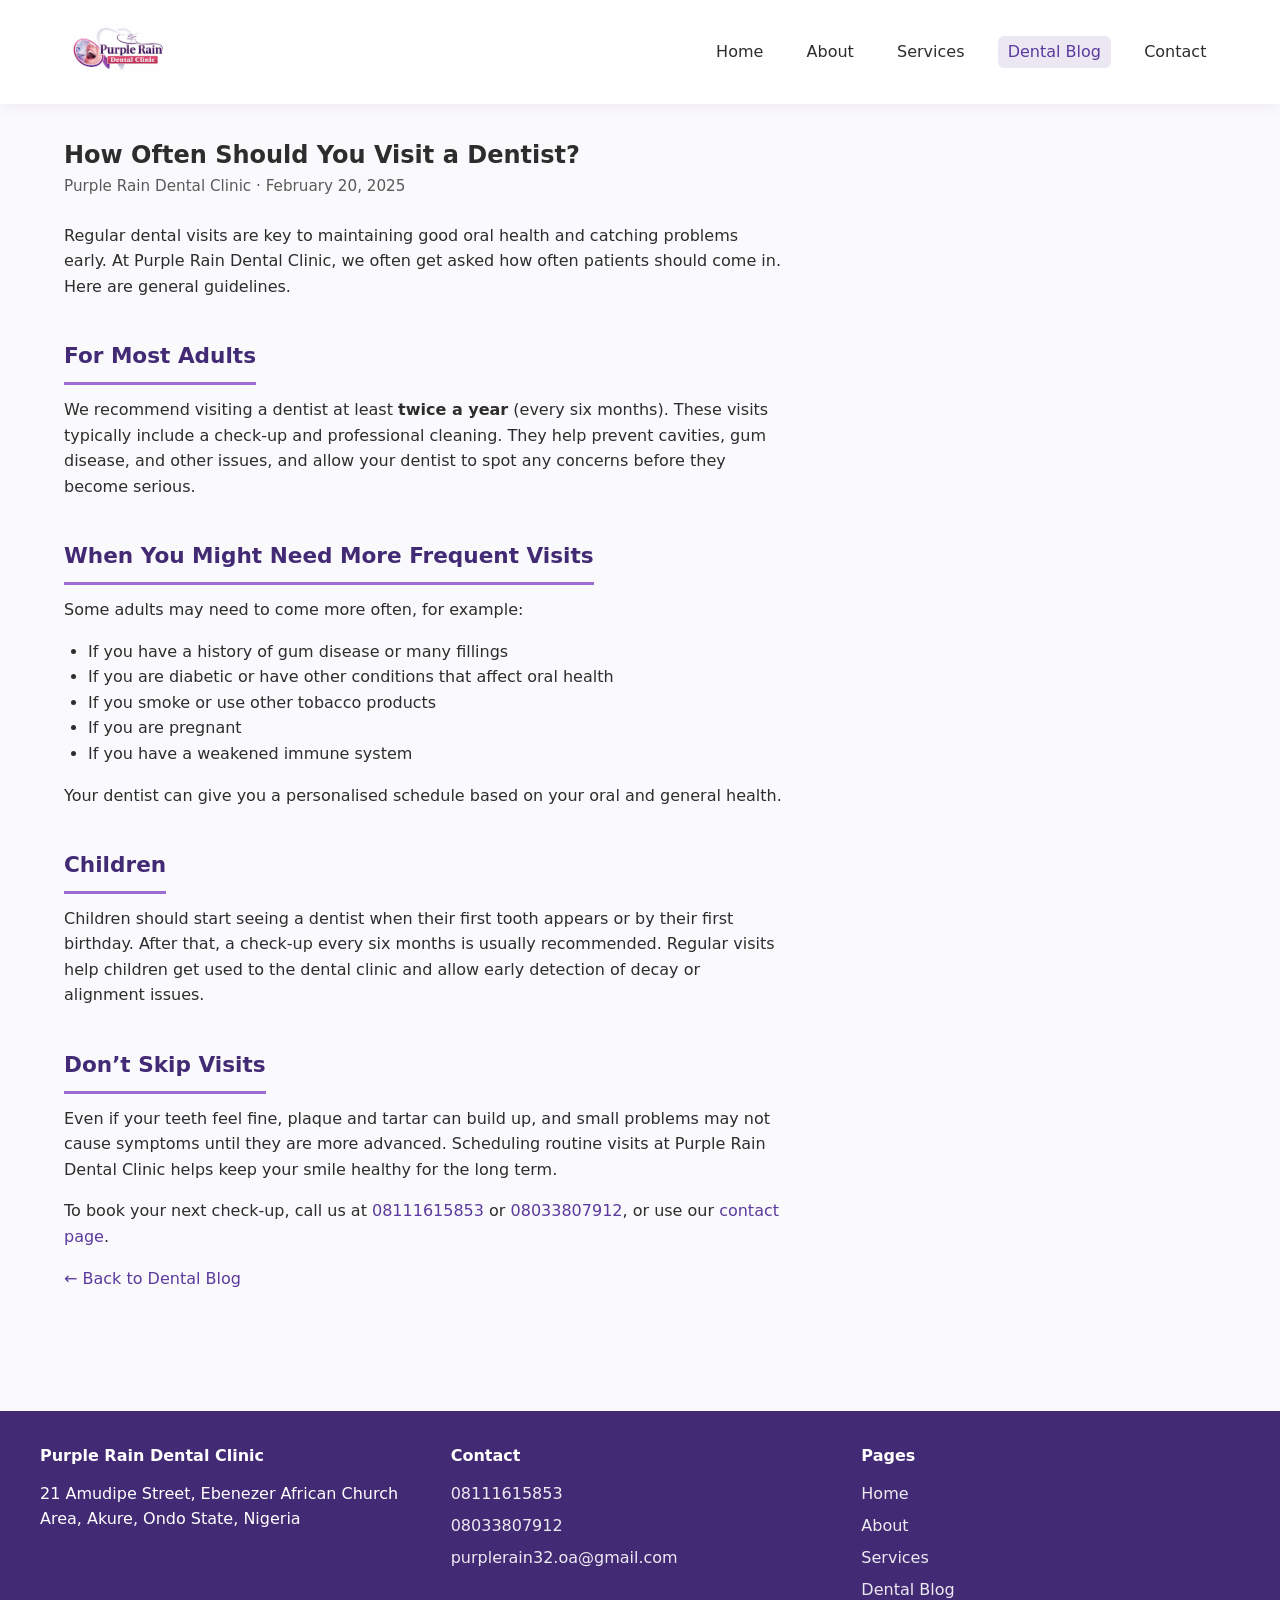
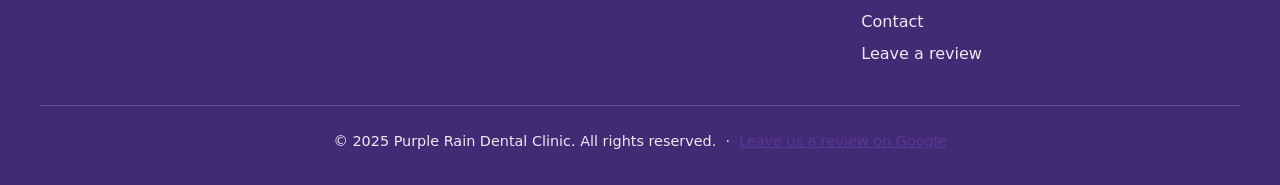
<file: blog/how-often-visit-dentist.html>
<!DOCTYPE html>
<html lang="en-NG">
<head>
  <meta charset="UTF-8">
  <meta name="viewport" content="width=device-width, initial-scale=1.0">
  <title>How Often Should You Visit a Dentist? | Purple Rain Dental Clinic Akure</title>
  <meta name="description" content="How often should you visit a dentist? Guidelines for adults and children from Purple Rain Dental Clinic, your dentist in Akure.">
  <meta name="keywords" content="how often visit dentist, dentist check-up frequency, dental check-up Akure">
  <link rel="canonical" href="https://purpleraindental.com/blog/how-often-visit-dentist.html">
  <link rel="stylesheet" href="../css/style.css">
  <script type="application/ld+json">
  {"@context":"https://schema.org","@type":"BlogPosting","headline":"How Often Should You Visit a Dentist?","author":{"@type":"Organization","name":"Purple Rain Dental Clinic"},"publisher":{"@type":"Organization","name":"Purple Rain Dental Clinic"},"datePublished":"2025-02-20","description":"Guidelines on how often to visit the dentist for adults and children."}
  </script>
</head>
<body>
  <header class="site-header">
    <div class="header-inner">
      <div class="logo"><a href="../index.html"><img src="../images/logo.png" alt="Purple Rain Dental Clinic - Dentist in Akure"></a></div>
      <button class="nav-toggle" type="button" aria-label="Toggle menu">☰</button>
      <nav>
        <ul class="nav-menu">
          <li><a href="../index.html">Home</a></li>
          <li><a href="../about.html">About</a></li>
          <li><a href="../services.html">Services</a></li>
          <li><a href="../blog.html" class="active">Dental Blog</a></li>
          <li><a href="../contact.html">Contact</a></li>
        </ul>
      </nav>
    </div>
  </header>

  <main>
    <article class="section">
      <h1>How Often Should You Visit a Dentist?</h1>
      <div class="article-meta">Purple Rain Dental Clinic · February 20, 2025</div>
      <div class="article-body">
        <p>Regular dental visits are key to maintaining good oral health and catching problems early. At Purple Rain Dental Clinic, we often get asked how often patients should come in. Here are general guidelines.</p>

        <h2>For Most Adults</h2>
        <p>We recommend visiting a dentist at least <strong>twice a year</strong> (every six months). These visits typically include a check-up and professional cleaning. They help prevent cavities, gum disease, and other issues, and allow your dentist to spot any concerns before they become serious.</p>

        <h2>When You Might Need More Frequent Visits</h2>
        <p>Some adults may need to come more often, for example:</p>
        <ul>
          <li>If you have a history of gum disease or many fillings</li>
          <li>If you are diabetic or have other conditions that affect oral health</li>
          <li>If you smoke or use other tobacco products</li>
          <li>If you are pregnant</li>
          <li>If you have a weakened immune system</li>
        </ul>
        <p>Your dentist can give you a personalised schedule based on your oral and general health.</p>

        <h2>Children</h2>
        <p>Children should start seeing a dentist when their first tooth appears or by their first birthday. After that, a check-up every six months is usually recommended. Regular visits help children get used to the dental clinic and allow early detection of decay or alignment issues.</p>

        <h2>Don’t Skip Visits</h2>
        <p>Even if your teeth feel fine, plaque and tartar can build up, and small problems may not cause symptoms until they are more advanced. Scheduling routine visits at Purple Rain Dental Clinic helps keep your smile healthy for the long term.</p>

        <p>To book your next check-up, call us at <a href="tel:+2348111615853">08111615853</a> or <a href="tel:+2348033807912">08033807912</a>, or use our <a href="../contact.html">contact page</a>.</p>
      </div>
      <p><a href="../blog.html">← Back to Dental Blog</a></p>
    </article>
  </main>

  <footer class="site-footer">
    <div class="footer-inner">
      <div>
        <h3>Purple Rain Dental Clinic</h3>
        <p>21 Amudipe Street, Ebenezer African Church Area, Akure, Ondo State, Nigeria</p>
      </div>
      <div>
        <h3>Contact</h3>
        <ul>
          <li><a href="tel:+2348111615853">08111615853</a></li>
          <li><a href="tel:+2348033807912">08033807912</a></li>
          <li><a href="mailto:purplerain32.oa@gmail.com">purplerain32.oa@gmail.com</a></li>
        </ul>
      </div>
      <div>
        <h3>Pages</h3>
        <ul>
          <li><a href="../index.html">Home</a></li>
          <li><a href="../about.html">About</a></li>
          <li><a href="../services.html">Services</a></li>
          <li><a href="../blog.html">Dental Blog</a></li>
          <li><a href="../contact.html">Contact</a></li>
          <li><a href="../contact.html#review">Leave a review</a></li>
        </ul>
      </div>
    </div>
    <div class="footer-bottom">
      &copy; 2025 Purple Rain Dental Clinic. All rights reserved. &nbsp;·&nbsp; <a href="../contact.html#review">Leave us a review on Google</a>
    </div>
  </footer>
  <script src="../js/main.js"></script>
</body>
</html>
</file>
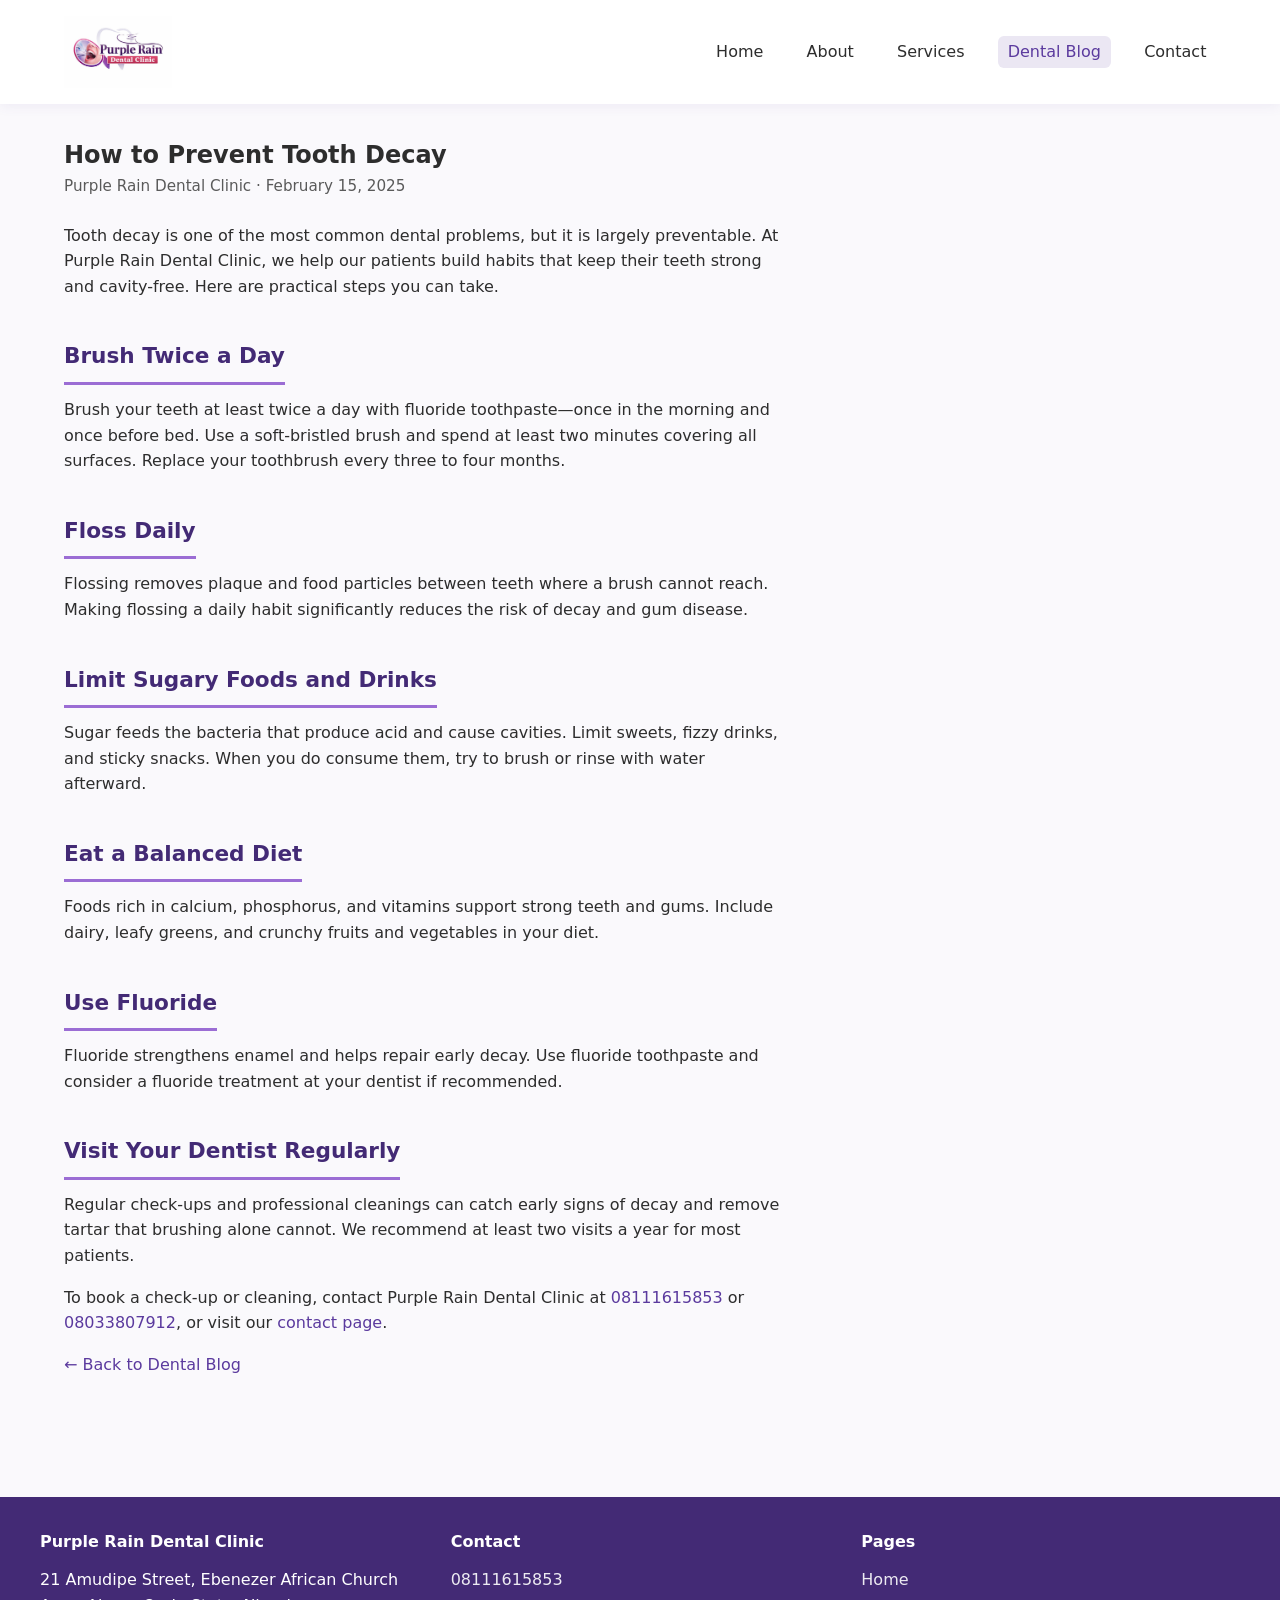
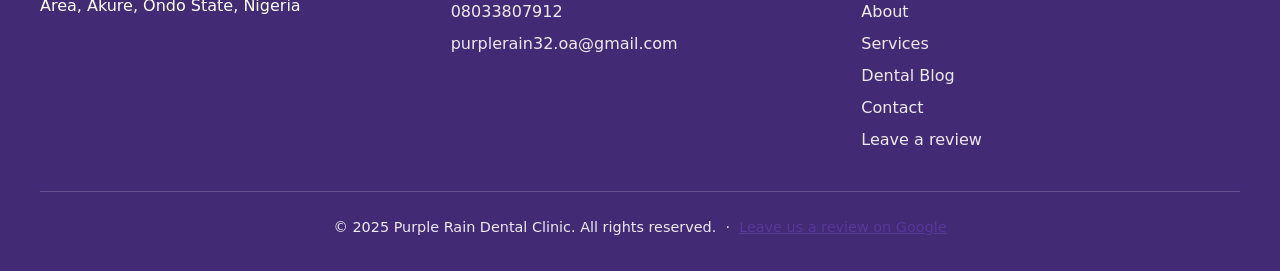
<file: blog/how-to-prevent-tooth-decay.html>
<!DOCTYPE html>
<html lang="en-NG">
<head>
  <meta charset="UTF-8">
  <meta name="viewport" content="width=device-width, initial-scale=1.0">
  <title>How to Prevent Tooth Decay | Purple Rain Dental Clinic Akure</title>
  <meta name="description" content="Practical tips to prevent tooth decay and cavities. Advice from your dentist in Akure on brushing, diet, and regular check-ups.">
  <meta name="keywords" content="prevent tooth decay, cavities prevention, dental tips Akure, oral health">
  <link rel="canonical" href="https://purpleraindental.com/blog/how-to-prevent-tooth-decay.html">
  <link rel="stylesheet" href="../css/style.css">
  <script type="application/ld+json">
  {"@context":"https://schema.org","@type":"BlogPosting","headline":"How to Prevent Tooth Decay","author":{"@type":"Organization","name":"Purple Rain Dental Clinic"},"publisher":{"@type":"Organization","name":"Purple Rain Dental Clinic"},"datePublished":"2025-02-15","description":"Practical tips to prevent tooth decay and cavities."}
  </script>
</head>
<body>
  <header class="site-header">
    <div class="header-inner">
      <div class="logo"><a href="../index.html"><img src="../images/logo.png" alt="Purple Rain Dental Clinic - Dentist in Akure"></a></div>
      <button class="nav-toggle" type="button" aria-label="Toggle menu">☰</button>
      <nav>
        <ul class="nav-menu">
          <li><a href="../index.html">Home</a></li>
          <li><a href="../about.html">About</a></li>
          <li><a href="../services.html">Services</a></li>
          <li><a href="../blog.html" class="active">Dental Blog</a></li>
          <li><a href="../contact.html">Contact</a></li>
        </ul>
      </nav>
    </div>
  </header>

  <main>
    <article class="section">
      <h1>How to Prevent Tooth Decay</h1>
      <div class="article-meta">Purple Rain Dental Clinic · February 15, 2025</div>
      <div class="article-body">
        <p>Tooth decay is one of the most common dental problems, but it is largely preventable. At Purple Rain Dental Clinic, we help our patients build habits that keep their teeth strong and cavity-free. Here are practical steps you can take.</p>

        <h2>Brush Twice a Day</h2>
        <p>Brush your teeth at least twice a day with fluoride toothpaste—once in the morning and once before bed. Use a soft-bristled brush and spend at least two minutes covering all surfaces. Replace your toothbrush every three to four months.</p>

        <h2>Floss Daily</h2>
        <p>Flossing removes plaque and food particles between teeth where a brush cannot reach. Making flossing a daily habit significantly reduces the risk of decay and gum disease.</p>

        <h2>Limit Sugary Foods and Drinks</h2>
        <p>Sugar feeds the bacteria that produce acid and cause cavities. Limit sweets, fizzy drinks, and sticky snacks. When you do consume them, try to brush or rinse with water afterward.</p>

        <h2>Eat a Balanced Diet</h2>
        <p>Foods rich in calcium, phosphorus, and vitamins support strong teeth and gums. Include dairy, leafy greens, and crunchy fruits and vegetables in your diet.</p>

        <h2>Use Fluoride</h2>
        <p>Fluoride strengthens enamel and helps repair early decay. Use fluoride toothpaste and consider a fluoride treatment at your dentist if recommended.</p>

        <h2>Visit Your Dentist Regularly</h2>
        <p>Regular check-ups and professional cleanings can catch early signs of decay and remove tartar that brushing alone cannot. We recommend at least two visits a year for most patients.</p>

        <p>To book a check-up or cleaning, contact Purple Rain Dental Clinic at <a href="tel:+2348111615853">08111615853</a> or <a href="tel:+2348033807912">08033807912</a>, or visit our <a href="../contact.html">contact page</a>.</p>
      </div>
      <p><a href="../blog.html">← Back to Dental Blog</a></p>
    </article>
  </main>

  <footer class="site-footer">
    <div class="footer-inner">
      <div>
        <h3>Purple Rain Dental Clinic</h3>
        <p>21 Amudipe Street, Ebenezer African Church Area, Akure, Ondo State, Nigeria</p>
      </div>
      <div>
        <h3>Contact</h3>
        <ul>
          <li><a href="tel:+2348111615853">08111615853</a></li>
          <li><a href="tel:+2348033807912">08033807912</a></li>
          <li><a href="mailto:purplerain32.oa@gmail.com">purplerain32.oa@gmail.com</a></li>
        </ul>
      </div>
      <div>
        <h3>Pages</h3>
        <ul>
          <li><a href="../index.html">Home</a></li>
          <li><a href="../about.html">About</a></li>
          <li><a href="../services.html">Services</a></li>
          <li><a href="../blog.html">Dental Blog</a></li>
          <li><a href="../contact.html">Contact</a></li>
          <li><a href="../contact.html#review">Leave a review</a></li>
        </ul>
      </div>
    </div>
    <div class="footer-bottom">
      &copy; 2025 Purple Rain Dental Clinic. All rights reserved. &nbsp;·&nbsp; <a href="../contact.html#review">Leave us a review on Google</a>
    </div>
  </footer>
  <script src="../js/main.js"></script>
</body>
</html>
</file>
<file: css/style.css>
/* Purple Rain Dental Clinic - Main Stylesheet */
:root {
  --primary: #5b3a9e;
  --primary-dark: #432a75;
  --primary-light: #7b5bb8;
  --accent: #9b6dd4;
  --text: #2d2d2d;
  --text-muted: #5a5a5a;
  --bg: #faf9fc;
  --white: #ffffff;
  --border: #e8e4ef;
  --success: #2e7d32;
}

* {
  box-sizing: border-box;
  margin: 0;
  padding: 0;
}

html {
  scroll-behavior: smooth;
}

body {
  font-family: 'Segoe UI', system-ui, -apple-system, sans-serif;
  color: var(--text);
  background: var(--bg);
  line-height: 1.6;
  overflow-x: hidden;
}

img {
  max-width: 100%;
  height: auto;
  display: block;
}

a {
  color: var(--primary);
  text-decoration: none;
}

a:hover {
  color: var(--primary-dark);
  text-decoration: underline;
}

/* Header */
.site-header {
  background: var(--white);
  box-shadow: 0 2px 12px rgba(91, 58, 158, 0.08);
  position: sticky;
  top: 0;
  z-index: 100;
}

.header-inner {
  max-width: 1200px;
  margin: 0 auto;
  padding: 1rem 1.5rem;
  display: flex;
  flex-wrap: wrap;
  align-items: center;
  justify-content: space-between;
  gap: 1rem;
  position: relative;
}

.logo {
  font-size: 1.35rem;
  font-weight: 700;
  color: var(--primary);
}

.logo a {
  color: inherit;
  text-decoration: none;
  display: flex;
  align-items: center;
}

.logo a:hover {
  text-decoration: none;
  opacity: 0.9;
}

.logo img {
  max-height: 72px;
  width: auto;
  display: block;
}

.nav-toggle {
  display: none;
  background: none;
  border: none;
  font-size: 1.5rem;
  cursor: pointer;
  color: var(--primary);
  padding: 0.25rem;
}

.nav-menu {
  display: flex;
  list-style: none;
  gap: 0.5rem 1.5rem;
  flex-wrap: wrap;
}

.nav-menu a {
  color: var(--text);
  text-decoration: none;
  font-weight: 500;
  padding: 0.4rem 0.6rem;
  border-radius: 6px;
}

.nav-menu a:hover {
  color: var(--primary);
  background: rgba(91, 58, 158, 0.08);
  text-decoration: none;
}

.nav-menu a.active {
  color: var(--primary);
  background: rgba(91, 58, 158, 0.12);
}

/* Main content */
main {
  max-width: 1200px;
  margin: 0 auto;
  padding: 2rem 1.5rem;
  min-height: 50vh;
}

/* Hero */
.hero {
  background: linear-gradient(135deg, var(--primary) 0%, var(--primary-dark) 100%);
  color: var(--white);
  padding: 3rem 1.5rem;
  text-align: center;
  border-radius: 12px;
  margin-bottom: 2.5rem;
}

.hero.hero-with-image {
  display: grid;
  grid-template-columns: 1fr 1fr;
  align-items: center;
  gap: 2rem;
  text-align: left;
  padding: 2rem 1.5rem;
}

.hero-with-image .hero-content {
  min-width: 0;
}

.hero-with-image .hero-image {
  border-radius: 10px;
  overflow: hidden;
  box-shadow: 0 8px 24px rgba(0, 0, 0, 0.2);
}

.hero-with-image .hero-image img {
  width: 100%;
  height: auto;
  display: block;
}

.hero h1 {
  font-size: clamp(1.75rem, 4vw, 2.25rem);
  margin-bottom: 0.75rem;
  font-weight: 700;
}

.hero p {
  opacity: 0.95;
  max-width: 600px;
  margin: 0 auto 1.5rem;
}

.hero-with-image .hero p {
  margin-left: 0;
  margin-right: 0;
}

.hero-with-image .hero-buttons {
  margin-top: 1rem;
}

.hero-with-image .hero-buttons .btn + .btn {
  margin-left: 0.5rem;
}

/* Section with image (trust / clinic) */
.section-image-block {
  display: grid;
  grid-template-columns: 1fr 1fr;
  align-items: center;
  gap: 2rem;
  margin-bottom: 2.5rem;
}

.section-image-block .block-image {
  border-radius: 10px;
  overflow: hidden;
  box-shadow: 0 4px 16px rgba(91, 58, 158, 0.1);
}

.section-image-block .block-image img {
  width: 100%;
  height: auto;
  display: block;
}

.section-image-block .block-content h2 {
  margin-bottom: 0.75rem;
}

.section-image-block .block-content p {
  color: var(--text);
  margin-bottom: 0.5rem;
}

.section-image-block.align-reverse {
  direction: rtl;
}

.section-image-block.align-reverse > * {
  direction: ltr;
}

.btn {
  display: inline-block;
  padding: 0.75rem 1.5rem;
  background: var(--white);
  color: var(--primary);
  font-weight: 600;
  border-radius: 8px;
  border: none;
  cursor: pointer;
  text-decoration: none;
  transition: transform 0.2s, box-shadow 0.2s;
}

.btn:hover {
  transform: translateY(-2px);
  box-shadow: 0 4px 12px rgba(0,0,0,0.15);
  text-decoration: none;
  color: var(--primary-dark);
}

.btn-outline {
  background: transparent;
  color: var(--white);
  border: 2px solid var(--white);
}

.btn-outline:hover {
  background: var(--white);
  color: var(--primary);
}

/* Sections */
.section {
  margin-bottom: 2.5rem;
}

.section h2 {
  color: var(--primary-dark);
  font-size: 1.75rem;
  margin-bottom: 1rem;
  padding-bottom: 0.5rem;
  border-bottom: 3px solid var(--accent);
  display: inline-block;
}

.section h3 {
  color: var(--primary);
  font-size: 1.25rem;
  margin: 1.25rem 0 0.5rem;
}

/* Services grid */
.services-grid {
  display: grid;
  grid-template-columns: repeat(auto-fill, minmax(280px, 1fr));
  gap: 1.5rem;
}

.service-card {
  background: var(--white);
  padding: 1.5rem;
  border-radius: 10px;
  box-shadow: 0 2px 10px rgba(91, 58, 158, 0.06);
  border: 1px solid var(--border);
  transition: box-shadow 0.2s, transform 0.2s;
}

.service-card:hover {
  box-shadow: 0 6px 20px rgba(91, 58, 158, 0.12);
  transform: translateY(-2px);
}

.service-card h3 {
  margin-top: 0;
}

/* FAQ */
.faq-list {
  list-style: none;
}

.faq-list li {
  background: var(--white);
  margin-bottom: 0.75rem;
  border-radius: 8px;
  border: 1px solid var(--border);
  overflow: hidden;
}

.faq-list summary {
  padding: 1rem 1.25rem;
  font-weight: 600;
  color: var(--primary-dark);
  cursor: pointer;
}

.faq-list details[open] summary {
  border-bottom: 1px solid var(--border);
}

.faq-list .answer {
  padding: 1rem 1.25rem;
  color: var(--text-muted);
}

.faq-section .faq-intro {
  color: var(--text-muted);
  margin-bottom: 1.25rem;
}

/* Contact form */
.form-group {
  margin-bottom: 1.25rem;
}

.form-group label {
  display: block;
  font-weight: 600;
  margin-bottom: 0.4rem;
  color: var(--text);
}

.form-group input,
.form-group textarea {
  width: 100%;
  padding: 0.75rem;
  border: 1px solid var(--border);
  border-radius: 8px;
  font-family: inherit;
  font-size: 1rem;
}

.form-group input:focus,
.form-group textarea:focus {
  outline: none;
  border-color: var(--primary);
  box-shadow: 0 0 0 3px rgba(91, 58, 158, 0.15);
}

.form-group textarea {
  min-height: 140px;
  resize: vertical;
}

.contact-grid {
  display: grid;
  grid-template-columns: 1fr 1fr;
  gap: 2rem;
  align-items: start;
}

/* Map */
.map-wrap {
  border-radius: 10px;
  overflow: hidden;
  border: 1px solid var(--border);
  background: var(--white);
}

.map-wrap iframe {
  width: 100%;
  height: 300px;
  border: none;
}

/* Blog */
.blog-list {
  list-style: none;
}

.blog-list li {
  margin-bottom: 1.5rem;
  padding-bottom: 1.5rem;
  border-bottom: 1px solid var(--border);
}

.blog-list li:last-child {
  border-bottom: none;
}

.blog-list a {
  font-size: 1.15rem;
  font-weight: 600;
  color: var(--primary-dark);
}

.blog-list .meta {
  color: var(--text-muted);
  font-size: 0.9rem;
  margin-top: 0.35rem;
}

.article-body {
  max-width: 720px;
}

.article-body h2 {
  color: var(--primary-dark);
  font-size: 1.35rem;
  margin: 1.5rem 0 0.75rem;
}

.article-body p {
  margin-bottom: 1rem;
  color: var(--text);
}

.article-body ul {
  margin: 0 0 1rem 1.5rem;
}

.article-meta {
  color: var(--text-muted);
  font-size: 0.95rem;
  margin-bottom: 1.5rem;
}

/* Footer */
.site-footer {
  background: var(--primary-dark);
  color: var(--white);
  margin-top: 3rem;
  padding: 2rem 1.5rem;
}

.footer-inner {
  max-width: 1200px;
  margin: 0 auto;
  display: grid;
  grid-template-columns: repeat(auto-fit, minmax(200px, 1fr));
  gap: 2rem;
}

.footer-inner h3 {
  font-size: 1rem;
  margin-bottom: 0.75rem;
  color: var(--white);
}

.footer-inner a {
  color: rgba(255,255,255,0.9);
}

.footer-inner a:hover {
  color: var(--white);
  text-decoration: underline;
}

.footer-inner ul {
  list-style: none;
}

.footer-inner li {
  margin-bottom: 0.4rem;
}

.footer-bottom {
  max-width: 1200px;
  margin: 2rem auto 0;
  padding-top: 1.5rem;
  border-top: 1px solid rgba(255,255,255,0.2);
  text-align: center;
  font-size: 0.9rem;
  opacity: 0.9;
}

.footer-bottom a {
  text-decoration: underline;
}

/* Review CTA section */
.review-cta {
  background: linear-gradient(135deg, rgba(91, 58, 158, 0.06) 0%, rgba(123, 91, 184, 0.08) 100%);
  border: 1px solid var(--border);
  border-radius: 12px;
  padding: 2rem 1.5rem;
}

.review-cta h2 {
  margin-bottom: 0.75rem;
}

.review-cta p {
  color: var(--text);
  margin-bottom: 0.75rem;
  max-width: 560px;
}

.review-cta-compact p {
  margin-left: auto;
  margin-right: auto;
}

.review-cta .btn-review {
  margin-top: 0.5rem;
  display: inline-flex;
  align-items: center;
  gap: 0.35rem;
}

.review-note {
  font-size: 0.9rem;
  color: var(--text-muted);
  margin-top: 1rem;
  margin-bottom: 0;
}

/* Utility */
.text-center { text-align: center; }
.mb-1 { margin-bottom: 1rem; }
.mb-2 { margin-bottom: 2rem; }

/* ========== Responsive: Tablet (iPad and similar) ========== */
@media (max-width: 1024px) {
  .logo img {
    max-height: 64px;
  }

  .header-inner {
    padding: 0.875rem 1.25rem;
  }

  main {
    padding: 1.75rem 1.25rem;
  }

  .hero {
    padding: 2.5rem 1.25rem;
    border-radius: 10px;
    margin-bottom: 2rem;
  }

  .hero h1 {
    font-size: clamp(1.5rem, 4vw, 2rem);
  }

  .section h2 {
    font-size: 1.5rem;
  }

  .services-grid {
    grid-template-columns: repeat(auto-fill, minmax(260px, 1fr));
    gap: 1.25rem;
  }

  .contact-grid {
    gap: 1.75rem;
  }

  .footer-inner {
    gap: 1.5rem;
  }

  .hero.hero-with-image {
    grid-template-columns: 1fr;
    text-align: center;
  }

  .hero-with-image .hero p {
    margin-left: auto;
    margin-right: auto;
  }

  .hero-with-image .hero-buttons {
    display: flex;
    flex-wrap: wrap;
    justify-content: center;
    gap: 0.5rem;
  }

  .section-image-block,
  .section-image-block.align-reverse {
    grid-template-columns: 1fr;
    direction: ltr;
  }

  .section-image-block .block-image {
    order: -1;
  }
}

/* ========== Responsive: Mobile (phones) ========== */
@media (max-width: 768px) {
  .nav-toggle {
    display: flex;
    align-items: center;
    justify-content: center;
    width: 44px;
    height: 44px;
    padding: 0;
    border-radius: 8px;
    color: var(--primary);
    transition: background 0.2s;
    margin-left: auto; /* keep hamburger on the right */
  }

  .nav-toggle:hover,
  .nav-toggle:focus {
    background: rgba(91, 58, 158, 0.08);
    outline: none;
  }

  /* Dropdown: out of flow so it doesn't expand the header */
  .nav-menu {
    display: none;
    position: absolute;
    top: 100%;
    left: 0;
    right: 0;
    flex-direction: column;
    padding: 0.5rem 0;
    gap: 0;
    background: var(--white);
    box-shadow: 0 8px 24px rgba(91, 58, 158, 0.12);
    border-top: 1px solid var(--border);
    margin: 0;
    z-index: 50;
  }

  .nav-menu.is-open {
    display: flex;
  }

  .nav-menu a {
    display: flex;
    align-items: center;
    padding: 0.875rem 1rem;
    font-size: 1rem;
    border-radius: 0;
    min-height: 48px;
    line-height: 1.4;
  }

  .nav-menu a:hover {
    background: rgba(91, 58, 158, 0.08);
  }

  .logo img {
    max-height: 52px;
  }

  .header-inner {
    padding: 0.75rem 1rem;
  }

  main {
    padding: 1.5rem 1rem;
    min-height: 40vh;
  }

  .hero {
    padding: 2rem 1rem;
    border-radius: 0;
    margin-bottom: 1.75rem;
  }

  .hero.hero-with-image {
    padding: 1.5rem 1rem;
    gap: 1.25rem;
  }

  .hero-with-image .hero-buttons .btn {
    display: block;
    width: 100%;
    max-width: 280px;
    margin-left: auto !important;
    margin-right: auto !important;
  }

  .hero-with-image .hero-buttons .btn + .btn {
    margin-left: auto !important;
    margin-top: 0.5rem;
  }

  .section-image-block {
    gap: 1.25rem;
  }

  .hero h1 {
    font-size: 1.5rem;
    line-height: 1.3;
    margin-bottom: 0.5rem;
  }

  .hero p {
    font-size: 0.95rem;
    margin-bottom: 1.25rem;
  }

  .hero .btn {
    display: block;
    width: 100%;
    max-width: 280px;
    margin: 0 auto 0.5rem;
    text-align: center;
    padding: 0.875rem 1rem;
  }

  .hero .btn + .btn {
    margin-top: 0.5rem;
  }

  .section {
    margin-bottom: 2rem;
  }

  .section h2 {
    font-size: 1.35rem;
    margin-bottom: 0.75rem;
  }

  .section h3 {
    font-size: 1.1rem;
  }

  .services-grid {
    grid-template-columns: 1fr;
    gap: 1rem;
  }

  .service-card {
    padding: 1.25rem;
  }

  .faq-list summary {
    padding: 0.875rem 1rem;
    font-size: 0.95rem;
  }

  .faq-list .answer {
    padding: 0.875rem 1rem;
    font-size: 0.95rem;
  }

  .contact-grid {
    grid-template-columns: 1fr;
    gap: 1.5rem;
  }

  .form-group input,
  .form-group textarea {
    padding: 0.875rem;
    font-size: 16px; /* prevents zoom on focus on iOS */
  }

  .btn {
    padding: 0.875rem 1.25rem;
    min-height: 48px;
    display: inline-flex;
    align-items: center;
    justify-content: center;
  }

  .map-wrap iframe {
    height: 260px;
  }

  .footer-inner {
    grid-template-columns: 1fr;
    gap: 1.5rem;
    text-align: center;
  }

  .footer-inner h3 {
    margin-bottom: 0.5rem;
  }

  .footer-bottom {
    margin-top: 1.5rem;
    padding-top: 1.25rem;
    font-size: 0.85rem;
  }
}

/* ========== Responsive: Small phones ========== */
@media (max-width: 480px) {
  .logo img {
    max-height: 48px;
  }

  .header-inner {
    padding: 0.625rem 0.875rem;
  }

  main {
    padding: 1.25rem 0.875rem;
  }

  .hero {
    padding: 1.75rem 0.875rem;
  }

  .hero h1 {
    font-size: 1.35rem;
  }

  .section h2 {
    font-size: 1.25rem;
  }
}
</file>
